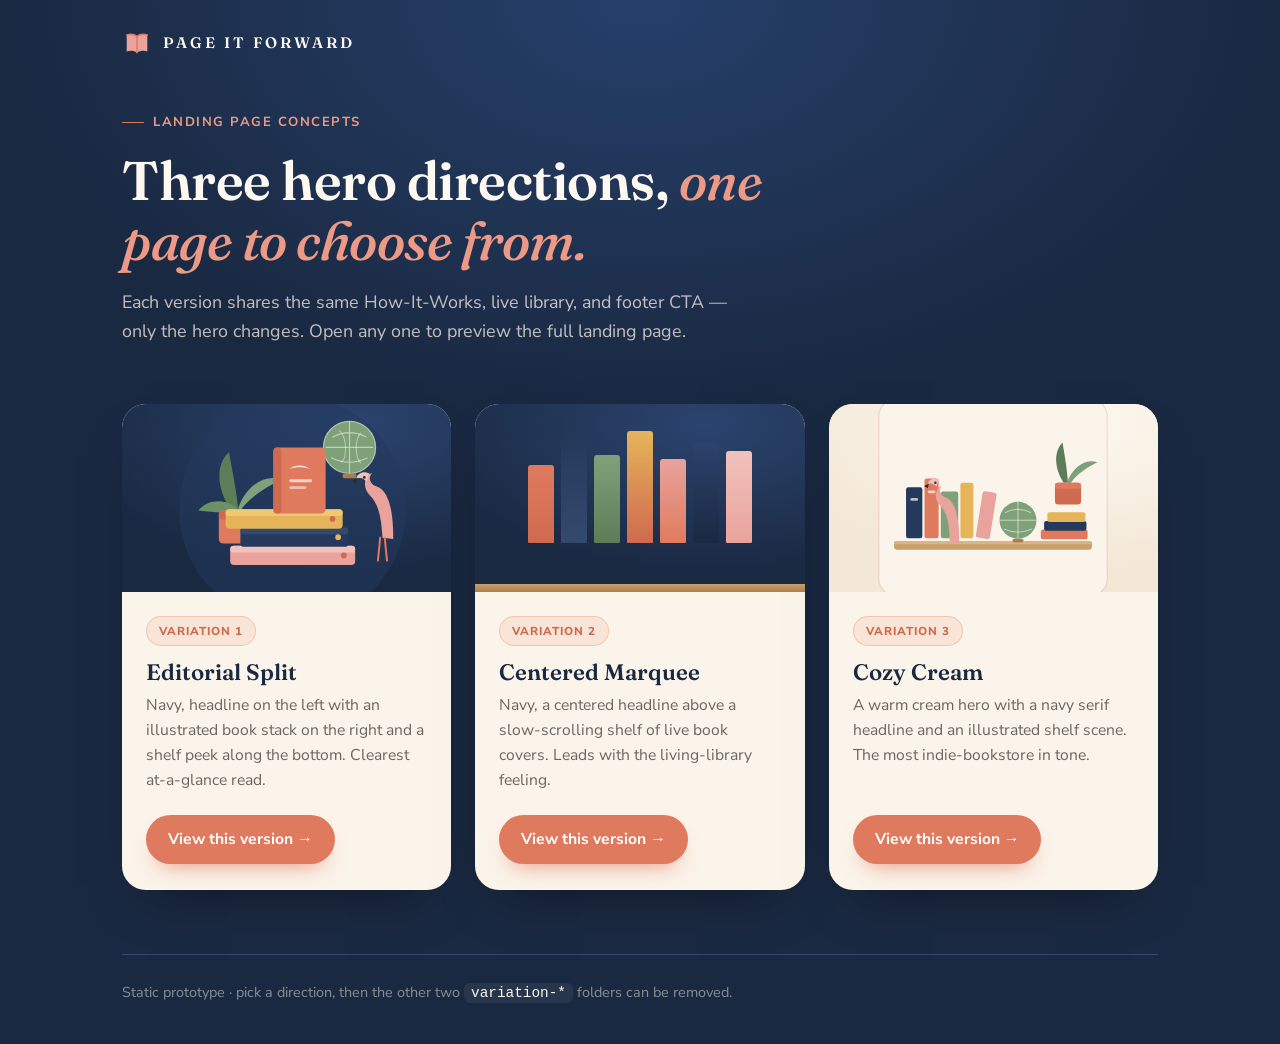
<file: index.html>
<!DOCTYPE html>
<html lang="en">
<head>
  <meta charset="UTF-8" />
  <meta name="viewport" content="width=device-width, initial-scale=1.0" />
  <title>Page It Forward — Landing page concepts</title>
  <meta name="description" content="Three hero directions for the Page It Forward landing page. Pick one to preview the full page." />
  <link rel="preconnect" href="https://fonts.googleapis.com" />
  <link rel="preconnect" href="https://fonts.gstatic.com" crossorigin />
  <link href="https://fonts.googleapis.com/css2?family=Fraunces:ital,opsz,wght@0,9..144,400;0,9..144,500;0,9..144,600;0,9..144,700;1,9..144,500&family=Nunito+Sans:wght@400;500;600;700;800&display=swap" rel="stylesheet" />
  <style>
    :root {
      --navy: #1a2942;
      --navy-deep: #131f33;
      --navy-soft: #25395c;
      --navy-line: #34496e;
      --cream: #f9f1e6;
      --cream-light: #fdf8f0;
      --cream-card: #fbf4ea;
      --coral: #e07a5f;
      --coral-deep: #cf6a50;
      --coral-soft: #ec9a85;
      --gold: #e6b45a;
      --ink-soft: #6a6560;
      --serif: "Fraunces", Georgia, serif;
      --sans: "Nunito Sans", -apple-system, BlinkMacSystemFont, "Segoe UI", sans-serif;
    }
    * { box-sizing: border-box; }
    body {
      margin: 0;
      font-family: var(--sans);
      color: var(--cream-light);
      background:
        radial-gradient(90% 70% at 50% 0%, #26406a 0%, rgba(38,64,106,0) 55%),
        var(--navy);
      min-height: 100vh;
      line-height: 1.6;
      -webkit-font-smoothing: antialiased;
    }
    h1, h2, h3 { font-family: var(--serif); font-weight: 600; line-height: 1.1; margin: 0; }
    a { color: inherit; text-decoration: none; }
    .wrap { max-width: 1100px; margin: 0 auto; padding: 0 32px; }

    .brand { display: flex; align-items: center; gap: 11px; padding: 28px 0 0; }
    .brand img { width: 30px; height: 30px; }
    .brand span {
      font-family: var(--serif); font-weight: 600; letter-spacing: 3px;
      font-size: 0.95rem; text-transform: uppercase; color: var(--cream-light);
    }

    .intro { padding: 48px 0 40px; max-width: 640px; }
    .eyebrow {
      display: inline-flex; align-items: center; gap: 9px;
      font-weight: 700; font-size: 0.82rem; letter-spacing: 1.5px;
      text-transform: uppercase; color: var(--coral-soft); margin-bottom: 18px;
    }
    .eyebrow .tick { width: 22px; height: 1.5px; background: var(--coral); border-radius: 2px; }
    .intro h1 { font-size: clamp(2.2rem, 4.4vw, 3.4rem); letter-spacing: -0.5px; }
    .intro h1 em { font-style: italic; color: var(--coral-soft); font-weight: 500; }
    .intro p { color: rgba(249,241,230,.76); font-size: 1.12rem; margin-top: 18px; }

    .grid {
      display: grid; grid-template-columns: repeat(3, 1fr); gap: 24px;
      padding-bottom: 64px;
    }
    .card {
      display: flex; flex-direction: column;
      background: var(--cream-card); color: var(--navy);
      border-radius: 24px; overflow: hidden;
      box-shadow: 0 24px 50px -28px rgba(0,0,0,.6);
      transition: transform .18s ease, box-shadow .2s ease;
    }
    .card:hover { transform: translateY(-6px); box-shadow: 0 34px 60px -30px rgba(0,0,0,.7); }

    .preview {
      height: 188px; position: relative; overflow: hidden;
      display: flex; align-items: center; justify-content: center;
    }
    .preview--navy { background: radial-gradient(90% 80% at 70% 10%, #2b446e, #1a2942); }
    .preview--cream { background: radial-gradient(90% 80% at 70% 10%, #fdf8f0, #f3e7d6); }
    .preview img { width: 76%; height: auto; }

    /* variation-2 mini marquee of book spines */
    .spines { display: flex; align-items: flex-end; gap: 7px; padding-bottom: 22px; }
    .spines i { display: block; width: 26px; border-radius: 3px 3px 1px 1px; }
    .preview .shelfline {
      position: absolute; left: 0; right: 0; bottom: 0; height: 8px;
      background: linear-gradient(#c9a06a, #a87f4d);
    }

    .card-body { padding: 24px 24px 26px; display: flex; flex-direction: column; flex: 1; }
    .badge {
      display: inline-flex; align-items: center; gap: 8px; align-self: flex-start;
      font-weight: 800; font-size: 0.72rem; letter-spacing: 1px; text-transform: uppercase;
      color: var(--coral-deep); background: rgba(224,122,95,.12);
      border: 1px solid rgba(224,122,95,.3); padding: 5px 12px; border-radius: 999px;
      margin-bottom: 14px;
    }
    .card h3 { font-size: 1.4rem; }
    .card p { color: var(--ink-soft); font-size: 0.98rem; margin: 8px 0 22px; flex: 1; }
    .view {
      display: inline-flex; align-items: center; gap: 9px; align-self: flex-start;
      font-weight: 700; font-size: 0.98rem; color: #fff; background: var(--coral);
      padding: 12px 22px; border-radius: 999px;
      box-shadow: 0 12px 22px -12px rgba(224,122,95,.85);
      transition: background .2s ease, gap .2s ease;
    }
    .card:hover .view { background: var(--coral-deep); gap: 13px; }

    footer {
      border-top: 1px solid var(--navy-line);
      padding: 26px 0 40px; color: rgba(249,241,230,.5); font-size: 0.9rem;
    }
    footer code {
      font-family: ui-monospace, SFMono-Regular, Menlo, monospace;
      background: rgba(255,255,255,.06); padding: 2px 7px; border-radius: 6px;
      color: var(--cream-light);
    }

    @media (max-width: 820px) {
      .grid { grid-template-columns: 1fr; }
    }
  </style>
</head>
<body>
  <div class="wrap">
    <a class="brand" href="#">
      <img src="variation-1/assets/icons/logo.svg" alt="" width="30" height="30" />
      <span>Page It Forward</span>
    </a>

    <header class="intro">
      <span class="eyebrow"><span class="tick"></span> Landing page concepts</span>
      <h1>Three hero directions, <em>one page to choose from.</em></h1>
      <p>Each version shares the same How-It-Works, live library, and footer CTA — only the hero changes. Open any one to preview the full landing page.</p>
    </header>

    <main class="grid">
      <!-- Variation 1 -->
      <a class="card" href="variation-1/">
        <div class="preview preview--navy">
          <img src="variation-1/assets/images/hero-stack.svg" alt="Editorial Split hero preview" />
        </div>
        <div class="card-body">
          <span class="badge">Variation 1</span>
          <h3>Editorial Split</h3>
          <p>Navy, headline on the left with an illustrated book stack on the right and a shelf peek along the bottom. Clearest at-a-glance read.</p>
          <span class="view">View this version &rarr;</span>
        </div>
      </a>

      <!-- Variation 2 -->
      <a class="card" href="variation-2/">
        <div class="preview preview--navy">
          <div class="spines" aria-hidden="true">
            <i style="height:78px;background:linear-gradient(#e07a5f,#cf6a50)"></i>
            <i style="height:104px;background:linear-gradient(#25395c,#34496e)"></i>
            <i style="height:88px;background:linear-gradient(#7fa17a,#5d7d59)"></i>
            <i style="height:112px;background:linear-gradient(#e6b45a,#cf6a50)"></i>
            <i style="height:84px;background:linear-gradient(#e9a39c,#e07a5f)"></i>
            <i style="height:100px;background:linear-gradient(#2b426b,#1a2942)"></i>
            <i style="height:92px;background:linear-gradient(#f1c2bc,#e9a39c)"></i>
          </div>
          <div class="shelfline"></div>
        </div>
        <div class="card-body">
          <span class="badge">Variation 2</span>
          <h3>Centered Marquee</h3>
          <p>Navy, a centered headline above a slow-scrolling shelf of live book covers. Leads with the living-library feeling.</p>
          <span class="view">View this version &rarr;</span>
        </div>
      </a>

      <!-- Variation 3 -->
      <a class="card" href="variation-3/">
        <div class="preview preview--cream">
          <img src="variation-3/assets/images/hero-shelf.svg" alt="Cozy Cream hero preview" />
        </div>
        <div class="card-body">
          <span class="badge">Variation 3</span>
          <h3>Cozy Cream</h3>
          <p>A warm cream hero with a navy serif headline and an illustrated shelf scene. The most indie-bookstore in tone.</p>
          <span class="view">View this version &rarr;</span>
        </div>
      </a>
    </main>

    <footer>
      Static prototype &middot; pick a direction, then the other two <code>variation-*</code> folders can be removed.
    </footer>
  </div>
</body>
</html>
</file>
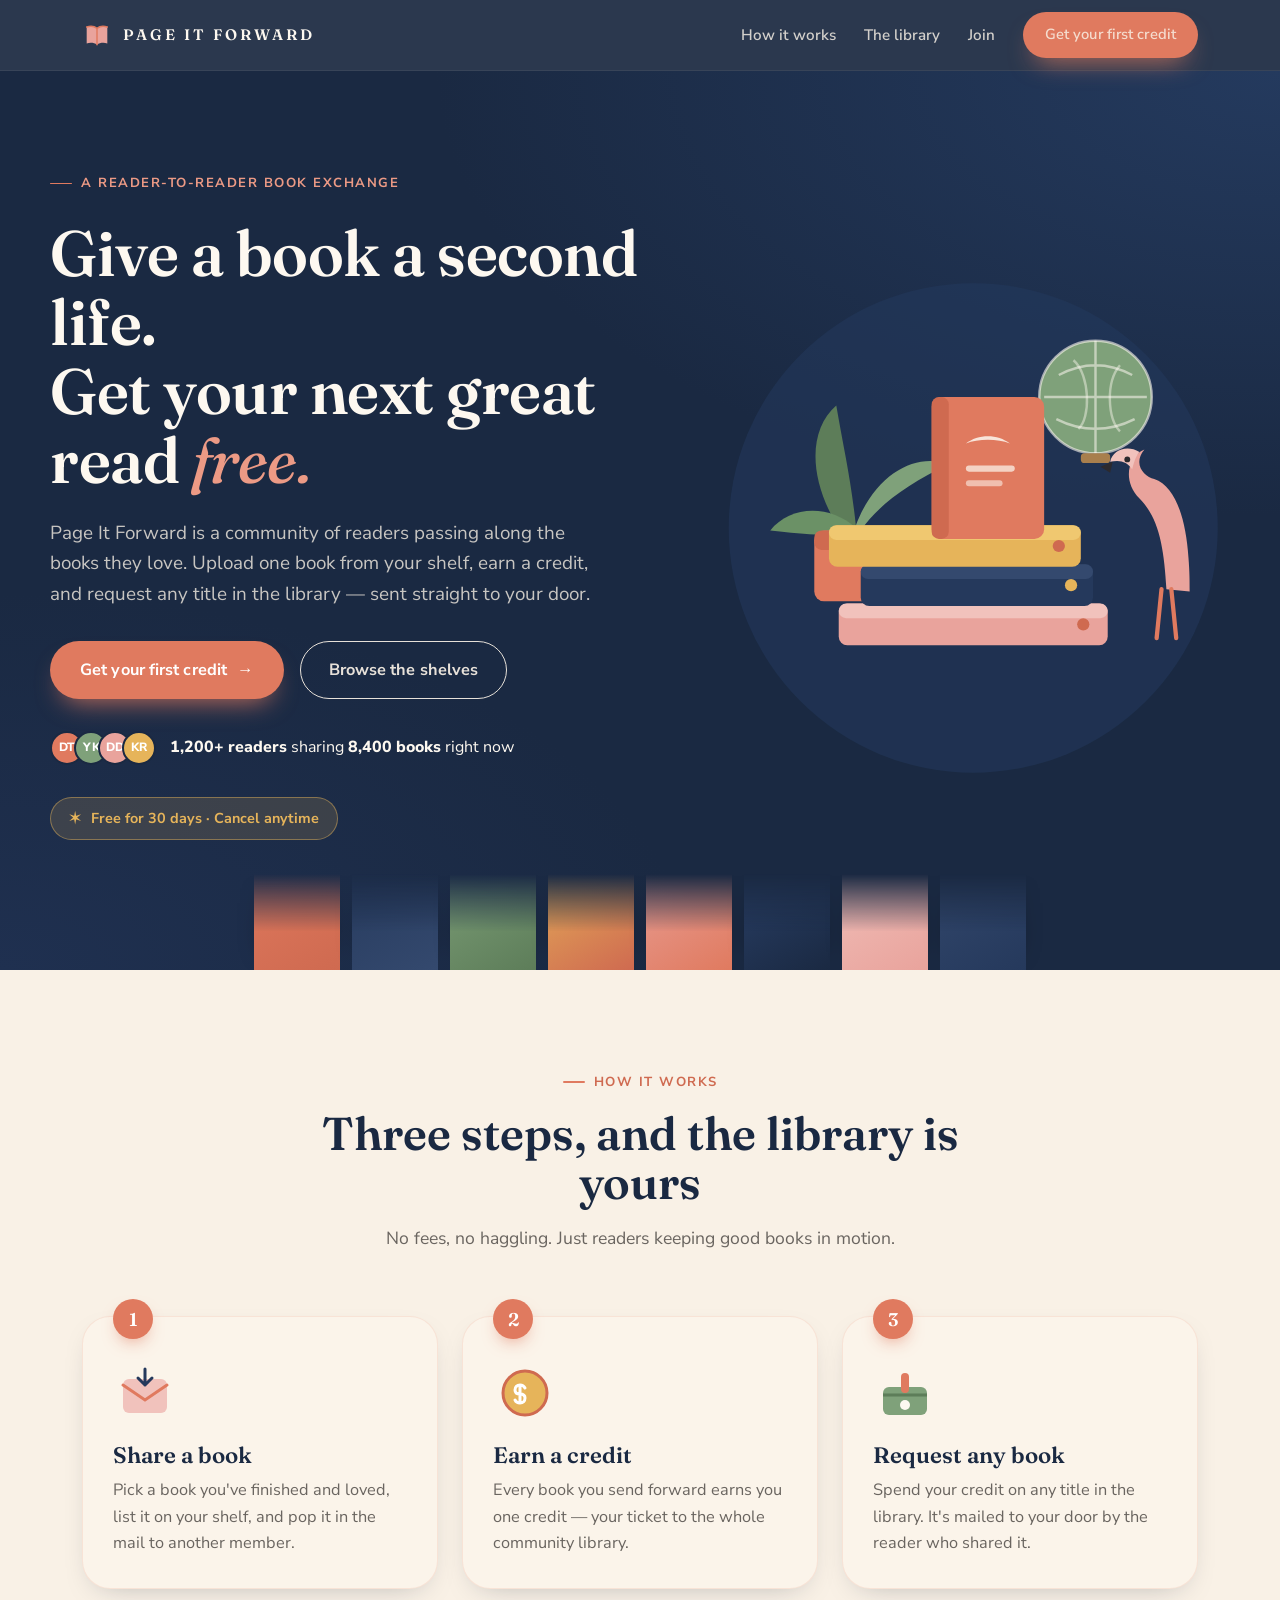
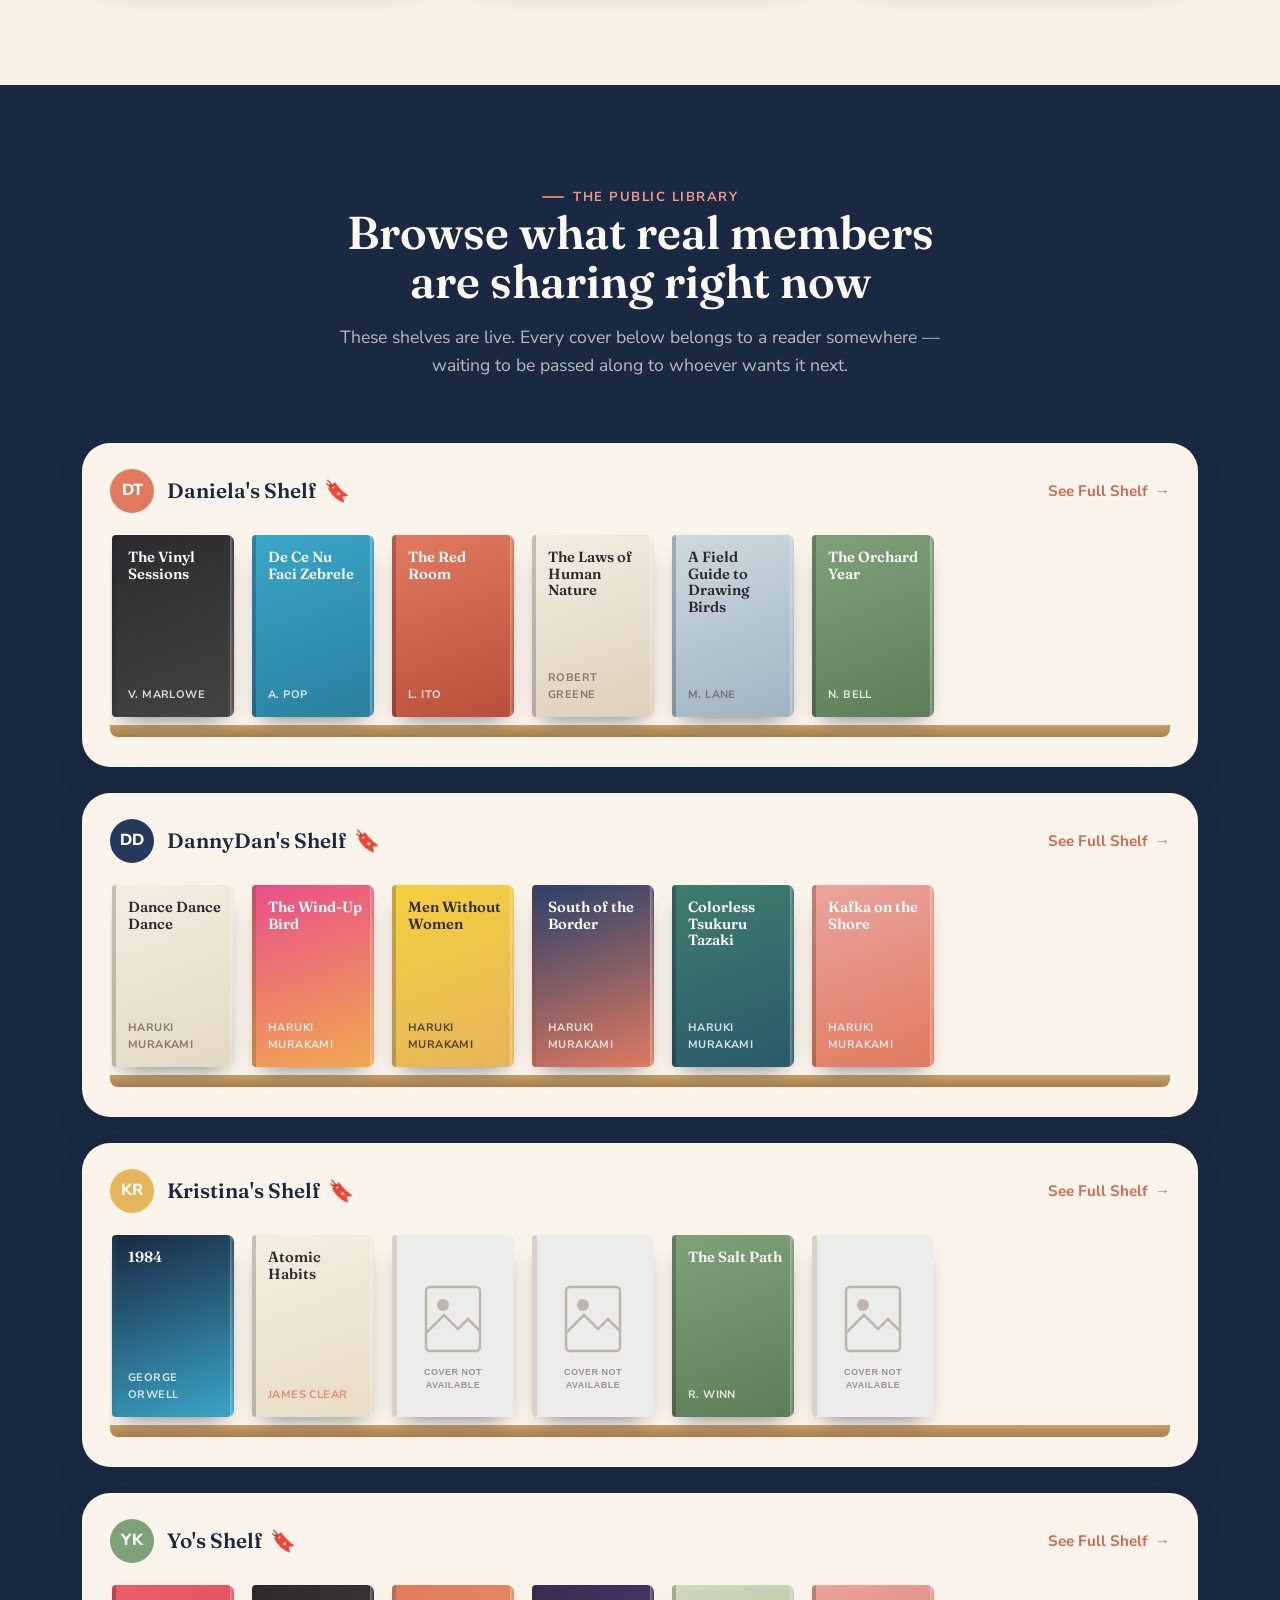
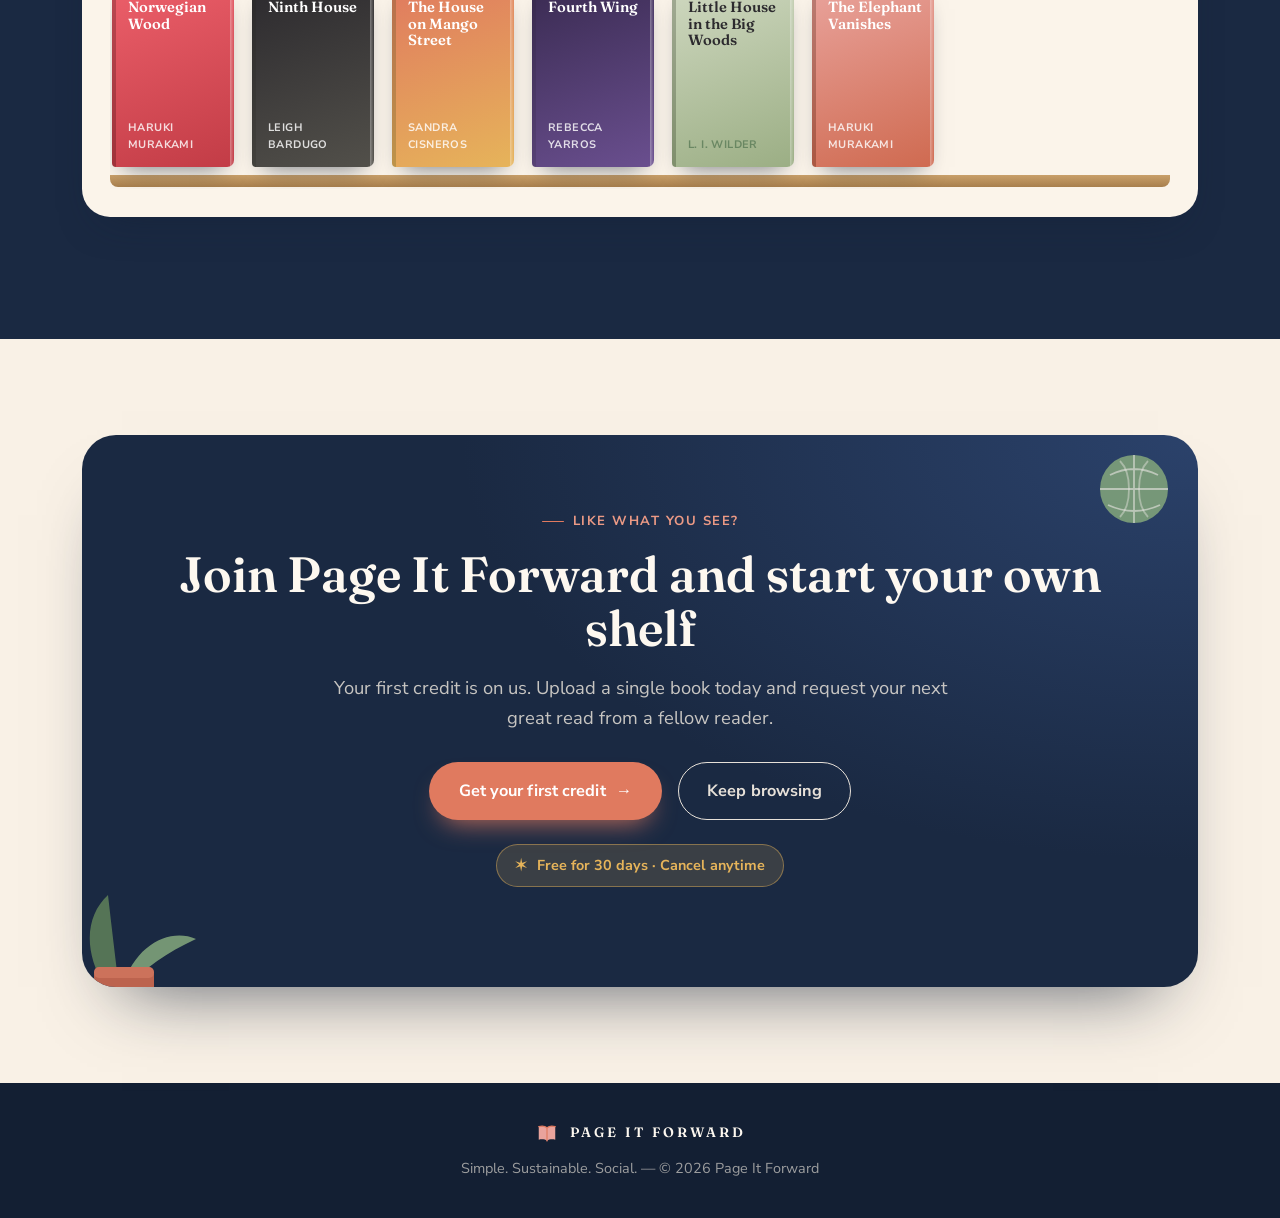
<file: variation-1/index.html>
<!DOCTYPE html>
<html lang="en">
<head>
  <meta charset="UTF-8" />
  <meta name="viewport" content="width=device-width, initial-scale=1.0" />
  <title>Page It Forward — A reader-to-reader book exchange</title>
  <meta name="description" content="Share a book you love, earn a credit, and request any title from a community library of readers — sent to your door." />
  <link rel="preconnect" href="https://fonts.googleapis.com" />
  <link rel="preconnect" href="https://fonts.gstatic.com" crossorigin />
  <link href="https://fonts.googleapis.com/css2?family=Fraunces:ital,opsz,wght@0,9..144,400;0,9..144,500;0,9..144,600;0,9..144,700;1,9..144,500&family=Nunito+Sans:wght@400;500;600;700;800&display=swap" rel="stylesheet" />
  <link rel="stylesheet" href="styles/main.css" />
</head>
<body>

  <!-- ============ HEADER ============ -->
  <header class="site-header">
    <div class="container nav">
      <a class="brand" href="#top">
        <img src="assets/icons/logo.svg" alt="" width="30" height="30" />
        <span class="logo-text">Page It Forward</span>
      </a>
      <nav class="nav-links" aria-label="Primary">
        <a href="#how">How it works</a>
        <a href="#library">The library</a>
        <a href="#join">Join</a>
        <a class="btn btn--coral" href="#join">Get your first credit</a>
      </nav>
    </div>
  </header>

  <main id="top">

    <!-- ============ HERO — EDITORIAL SPLIT ============ -->
    <section class="hero" aria-labelledby="hero-title">
      <div class="container hero__inner">
        <div class="hero__copy">
          <span class="eyebrow"><span class="tick"></span> A reader-to-reader book exchange</span>
          <h1 class="hero__title" id="hero-title">Give a book a second life.<br />Get your next great read <em>free.</em></h1>
          <p class="hero__lead">Page It Forward is a community of readers passing along the books they love. Upload one book from your shelf, earn a credit, and request any title in the library — sent straight to your door.</p>
          <div class="cta-group">
            <a class="btn btn--coral" href="#join">Get your first credit <span class="arrow" aria-hidden="true">&rarr;</span></a>
            <a class="btn btn--ghost on-navy" href="#library">Browse the shelves</a>
          </div>
          <div class="stat-row">
            <div class="stat-avatars" aria-hidden="true">
              <span style="background:#e07a5f">DT</span>
              <span style="background:#7fa17a">YK</span>
              <span style="background:#e9a39c">DD</span>
              <span style="background:#e6b45a">KR</span>
            </div>
            <span class="stat-text"><b>1,200+ readers</b> sharing <b>8,400 books</b> right now</span>
          </div>
          <p class="hero__trial">
            <span class="trial-badge"><span class="star" aria-hidden="true">&#10038;</span> Free for 30 days &middot; Cancel anytime</span>
          </p>
        </div>

        <div class="hero__art">
          <img src="assets/images/hero-stack.svg" alt="An illustrated stack of books with a plant, a globe and a flamingo" width="440" height="460" />
        </div>
      </div>

      <!-- shelf peek inviting the scroll into the library -->
      <div class="shelf-peek" aria-hidden="true">
        <span style="background:linear-gradient(150deg,#e07a5f,#cf6a50)"></span>
        <span style="background:linear-gradient(150deg,#25395c,#34496e)"></span>
        <span style="background:linear-gradient(150deg,#7fa17a,#5d7d59)"></span>
        <span style="background:linear-gradient(150deg,#e6b45a,#cf6a50)"></span>
        <span style="background:linear-gradient(150deg,#e9a39c,#e07a5f)"></span>
        <span style="background:linear-gradient(150deg,#2b426b,#1a2942)"></span>
        <span style="background:linear-gradient(150deg,#f1c2bc,#e9a39c)"></span>
        <span style="background:linear-gradient(150deg,#34496e,#25395c)"></span>
      </div>
    </section>

    <!-- ============ HOW IT WORKS ============ -->
    <section class="how" id="how" aria-labelledby="how-title">
      <div class="container">
        <div class="section-head" data-reveal>
          <span class="eyebrow"><span class="tick"></span> How it works</span>
          <h2 id="how-title">Three steps, and the library is yours</h2>
          <p>No fees, no haggling. Just readers keeping good books in motion.</p>
        </div>
        <div class="steps">
          <article class="step" data-reveal>
            <span class="step__num">1</span>
            <img class="step__icon" src="assets/icons/step-share.svg" alt="" />
            <h3>Share a book</h3>
            <p>Pick a book you've finished and loved, list it on your shelf, and pop it in the mail to another member.</p>
          </article>
          <article class="step" data-reveal>
            <span class="step__num">2</span>
            <img class="step__icon" src="assets/icons/step-credit.svg" alt="" />
            <h3>Earn a credit</h3>
            <p>Every book you send forward earns you one credit — your ticket to the whole community library.</p>
          </article>
          <article class="step" data-reveal>
            <span class="step__num">3</span>
            <img class="step__icon" src="assets/icons/step-request.svg" alt="" />
            <h3>Request any book</h3>
            <p>Spend your credit on any title in the library. It's mailed to your door by the reader who shared it.</p>
          </article>
        </div>
      </div>
    </section>

    <!-- ============ LIBRARY ============ -->
    <section class="library" id="library" aria-labelledby="library-title">
      <div class="container">
        <div class="section-head" data-reveal>
          <span class="eyebrow"><span class="tick"></span> The public library</span>
          <h2 id="library-title">Browse what real members are sharing right now</h2>
          <p>These shelves are live. Every cover below belongs to a reader somewhere — waiting to be passed along to whoever wants it next.</p>
        </div>

        <!-- Shelf 1 -->
        <article class="shelf" data-reveal>
          <div class="shelf__head">
            <div class="shelf__owner">
              <span class="avatar" style="background:#e07a5f">DT</span>
              <h3>Daniela's Shelf <span class="save" aria-hidden="true">&#128278;</span></h3>
            </div>
            <a class="see-full" href="#">See Full Shelf <span aria-hidden="true">&rarr;</span></a>
          </div>
          <div class="shelf__row">
            <div class="cover" style="background:linear-gradient(160deg,#2c2a2e,#444)"><span class="cover__title">The Vinyl Sessions</span><span class="cover__author">V. Marlowe</span></div>
            <div class="cover" style="background:linear-gradient(160deg,#3aa6c8,#2b7fa0)"><span class="cover__title">De Ce Nu Faci Zebrele</span><span class="cover__author">A. Pop</span></div>
            <div class="cover" style="background:linear-gradient(160deg,#e07a5f,#b94f3a)"><span class="cover__title">The Red Room</span><span class="cover__author">L. Ito</span></div>
            <div class="cover" style="background:linear-gradient(160deg,#f4ede1,#ddd0bb);color:#2c2a2e"><span class="cover__title">The Laws of Human Nature</span><span class="cover__author" style="color:#6a6560">Robert Greene</span></div>
            <div class="cover" style="background:linear-gradient(160deg,#cdd9e0,#9fb3bf);color:#2c2a2e"><span class="cover__title">A Field Guide to Drawing Birds</span><span class="cover__author" style="color:#6a6560">M. Lane</span></div>
            <div class="cover" style="background:linear-gradient(160deg,#7fa17a,#5d7d59)"><span class="cover__title">The Orchard Year</span><span class="cover__author">N. Bell</span></div>
          </div>
          <div class="shelf__base"></div>
        </article>

        <!-- Shelf 2 -->
        <article class="shelf" data-reveal>
          <div class="shelf__head">
            <div class="shelf__owner">
              <span class="avatar" style="background:#25395c">DD</span>
              <h3>DannyDan's Shelf <span class="save" aria-hidden="true">&#128278;</span></h3>
            </div>
            <a class="see-full" href="#">See Full Shelf <span aria-hidden="true">&rarr;</span></a>
          </div>
          <div class="shelf__row">
            <div class="cover" style="background:linear-gradient(160deg,#f4ede1,#e3d8c4);color:#2c2a2e"><span class="cover__title">Dance Dance Dance</span><span class="cover__author" style="color:#6a6560">Haruki Murakami</span></div>
            <div class="cover" style="background:linear-gradient(160deg,#e94f8a,#f0a94f)"><span class="cover__title">The Wind-Up Bird</span><span class="cover__author">Haruki Murakami</span></div>
            <div class="cover" style="background:linear-gradient(160deg,#f4d03f,#e6b45a);color:#2c2a2e"><span class="cover__title">Men Without Women</span><span class="cover__author" style="color:#2c2a2e">Haruki Murakami</span></div>
            <div class="cover" style="background:linear-gradient(160deg,#2b426b,#e07a5f)"><span class="cover__title">South of the Border</span><span class="cover__author">Haruki Murakami</span></div>
            <div class="cover" style="background:linear-gradient(160deg,#3f7d6e,#2b5a6b)"><span class="cover__title">Colorless Tsukuru Tazaki</span><span class="cover__author">Haruki Murakami</span></div>
            <div class="cover" style="background:linear-gradient(160deg,#e9a39c,#e07a5f)"><span class="cover__title">Kafka on the Shore</span><span class="cover__author">Haruki Murakami</span></div>
          </div>
          <div class="shelf__base"></div>
        </article>

        <!-- Shelf 3 -->
        <article class="shelf" data-reveal>
          <div class="shelf__head">
            <div class="shelf__owner">
              <span class="avatar" style="background:#e6b45a">KR</span>
              <h3>Kristina's Shelf <span class="save" aria-hidden="true">&#128278;</span></h3>
            </div>
            <a class="see-full" href="#">See Full Shelf <span aria-hidden="true">&rarr;</span></a>
          </div>
          <div class="shelf__row">
            <div class="cover" style="background:linear-gradient(160deg,#1a2942,#3aa6c8)"><span class="cover__title">1984</span><span class="cover__author">George Orwell</span></div>
            <div class="cover" style="background:linear-gradient(160deg,#f4ede1,#e8dcc6);color:#2c2a2e"><span class="cover__title">Atomic Habits</span><span class="cover__author" style="color:#e07a5f">James Clear</span></div>
            <div class="cover cover--na"><img src="assets/images/cover-placeholder.svg" alt="Book cover not available" /></div>
            <div class="cover cover--na"><img src="assets/images/cover-placeholder.svg" alt="Book cover not available" /></div>
            <div class="cover" style="background:linear-gradient(160deg,#7fa17a,#5d7d59)"><span class="cover__title">The Salt Path</span><span class="cover__author">R. Winn</span></div>
            <div class="cover cover--na"><img src="assets/images/cover-placeholder.svg" alt="Book cover not available" /></div>
          </div>
          <div class="shelf__base"></div>
        </article>

        <!-- Shelf 4 -->
        <article class="shelf" data-reveal>
          <div class="shelf__head">
            <div class="shelf__owner">
              <span class="avatar" style="background:#7fa17a">YK</span>
              <h3>Yo's Shelf <span class="save" aria-hidden="true">&#128278;</span></h3>
            </div>
            <a class="see-full" href="#">See Full Shelf <span aria-hidden="true">&rarr;</span></a>
          </div>
          <div class="shelf__row">
            <div class="cover" style="background:linear-gradient(160deg,#ec5f6a,#c23c46)"><span class="cover__title">Norwegian Wood</span><span class="cover__author">Haruki Murakami</span></div>
            <div class="cover" style="background:linear-gradient(160deg,#2c2a2e,#52504a)"><span class="cover__title">Ninth House</span><span class="cover__author">Leigh Bardugo</span></div>
            <div class="cover" style="background:linear-gradient(160deg,#e07a5f,#e6b45a)"><span class="cover__title">The House on Mango Street</span><span class="cover__author">Sandra Cisneros</span></div>
            <div class="cover" style="background:linear-gradient(160deg,#3a2b52,#6a4f8f)"><span class="cover__title">Fourth Wing</span><span class="cover__author">Rebecca Yarros</span></div>
            <div class="cover" style="background:linear-gradient(160deg,#cfd8c0,#9bae84);color:#2c2a2e"><span class="cover__title">Little House in the Big Woods</span><span class="cover__author" style="color:#5d7d59">L. I. Wilder</span></div>
            <div class="cover" style="background:linear-gradient(160deg,#e9a39c,#cf6a50)"><span class="cover__title">The Elephant Vanishes</span><span class="cover__author">Haruki Murakami</span></div>
          </div>
          <div class="shelf__base"></div>
        </article>
      </div>
    </section>

    <!-- ============ FOOTER CTA ============ -->
    <section class="footer-cta" id="join" aria-labelledby="join-title">
      <div class="container">
        <div class="cta-card" data-reveal>
          <img class="cta-card__deco cta-card__deco--l" src="assets/icons/plant.svg" alt="" />
          <img class="cta-card__deco cta-card__deco--r" src="assets/icons/globe.svg" alt="" />
          <span class="eyebrow"><span class="tick"></span> Like what you see?</span>
          <h2 id="join-title">Join Page It Forward and start your own shelf</h2>
          <p>Your first credit is on us. Upload a single book today and request your next great read from a fellow reader.</p>
          <div class="cta-group">
            <a class="btn btn--coral" href="#">Get your first credit <span class="arrow" aria-hidden="true">&rarr;</span></a>
            <a class="btn btn--ghost on-navy" href="#library">Keep browsing</a>
          </div>
          <p class="trial-line">
            <span class="trial-badge"><span class="star" aria-hidden="true">&#10038;</span> Free for 30 days &middot; Cancel anytime</span>
          </p>
        </div>
      </div>
    </section>
  </main>

  <!-- ============ SITE FOOTER ============ -->
  <footer class="site-footer">
    <div class="container">
      <div class="brand">
        <img src="assets/icons/logo.svg" alt="" width="24" height="24" />
        <span class="logo-text">Page It Forward</span>
      </div>
      Simple. Sustainable. Social. &mdash; &copy; 2026 Page It Forward
    </div>
  </footer>

  <script src="scripts/main.js" defer></script>
</body>
</html>
</file>
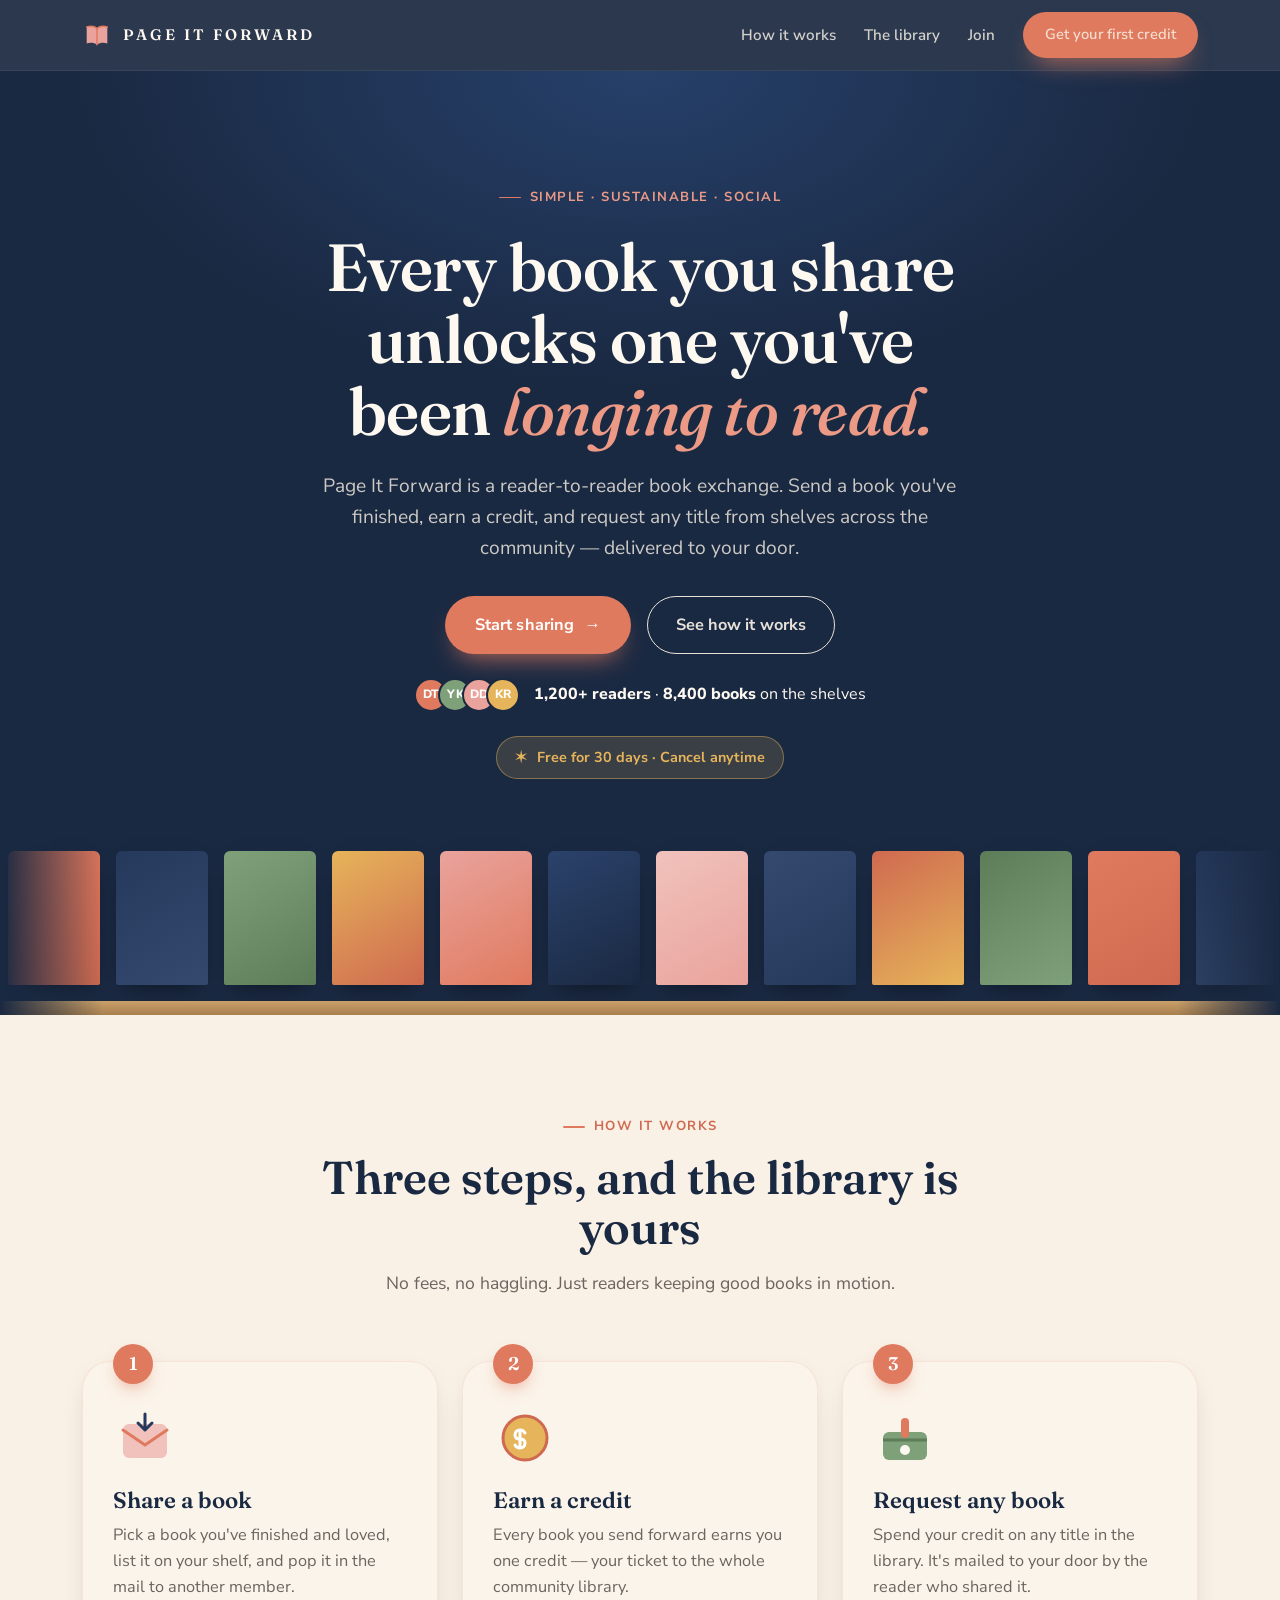
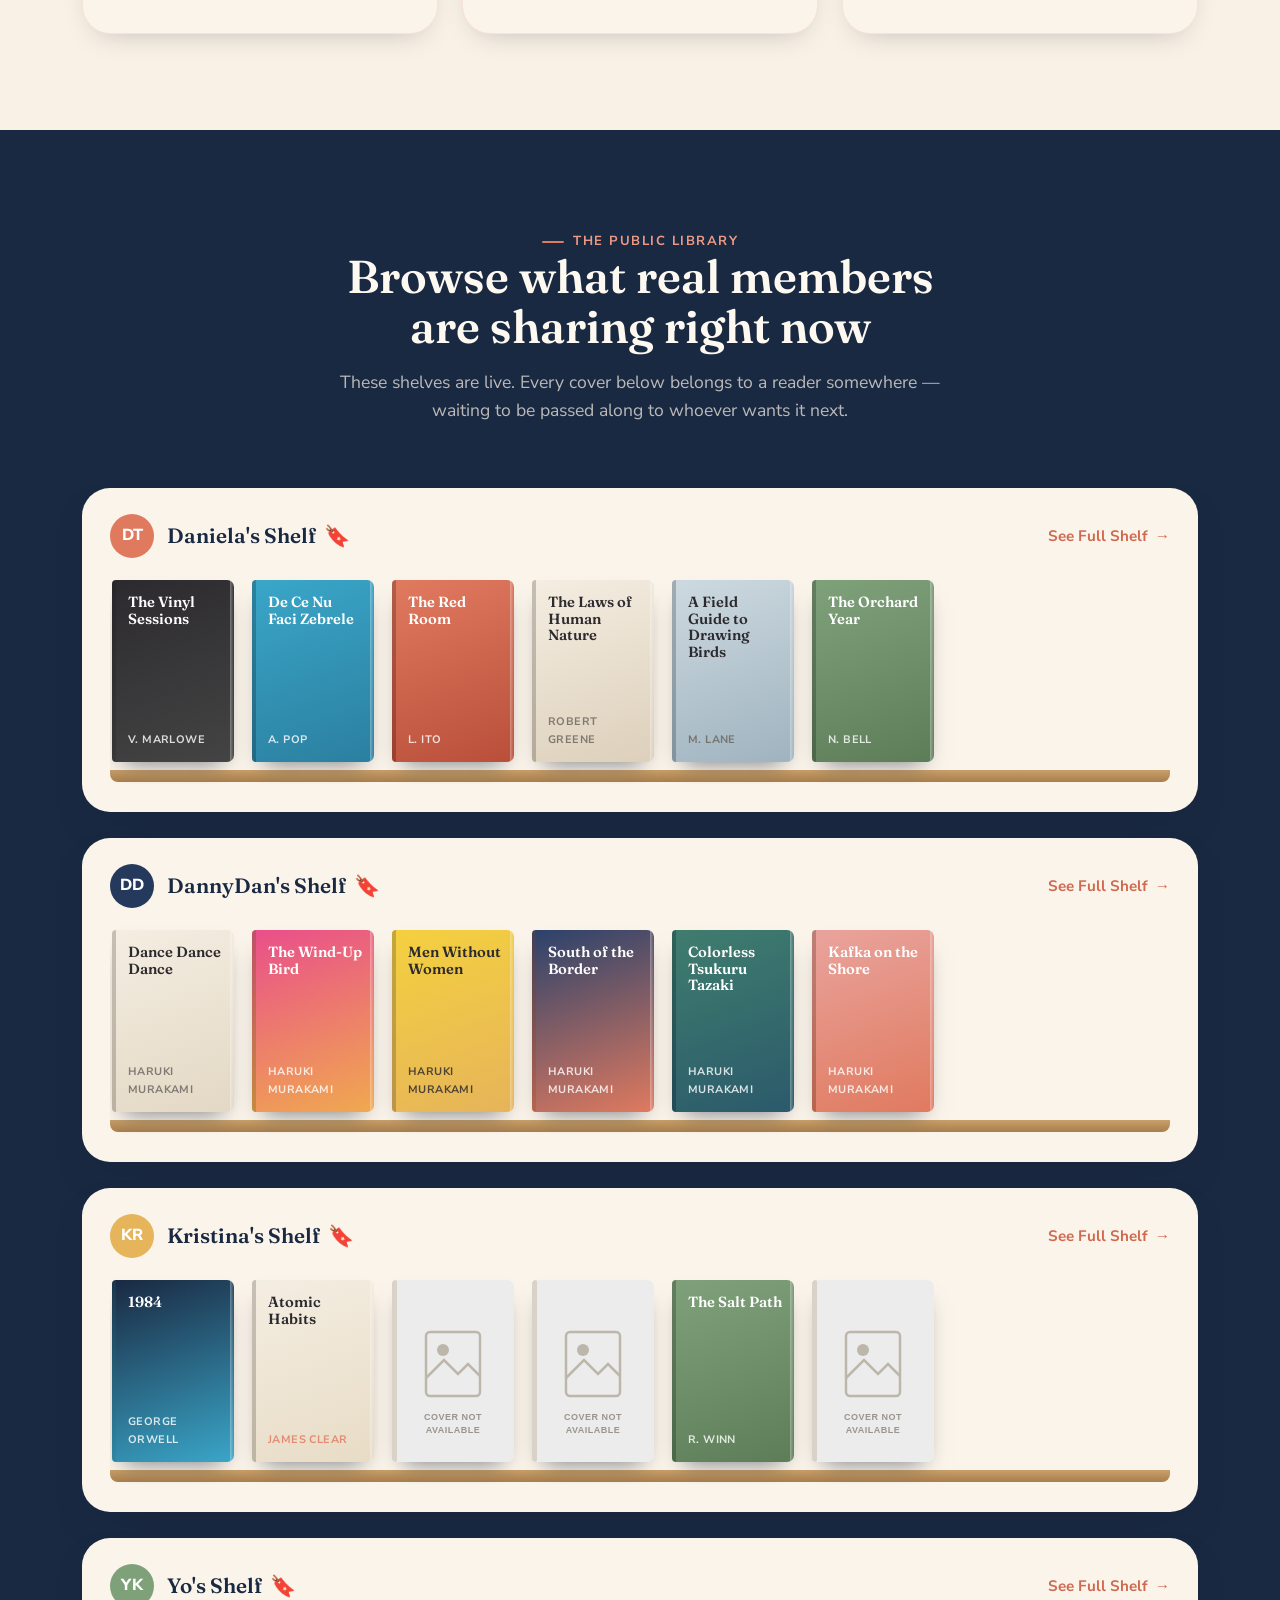
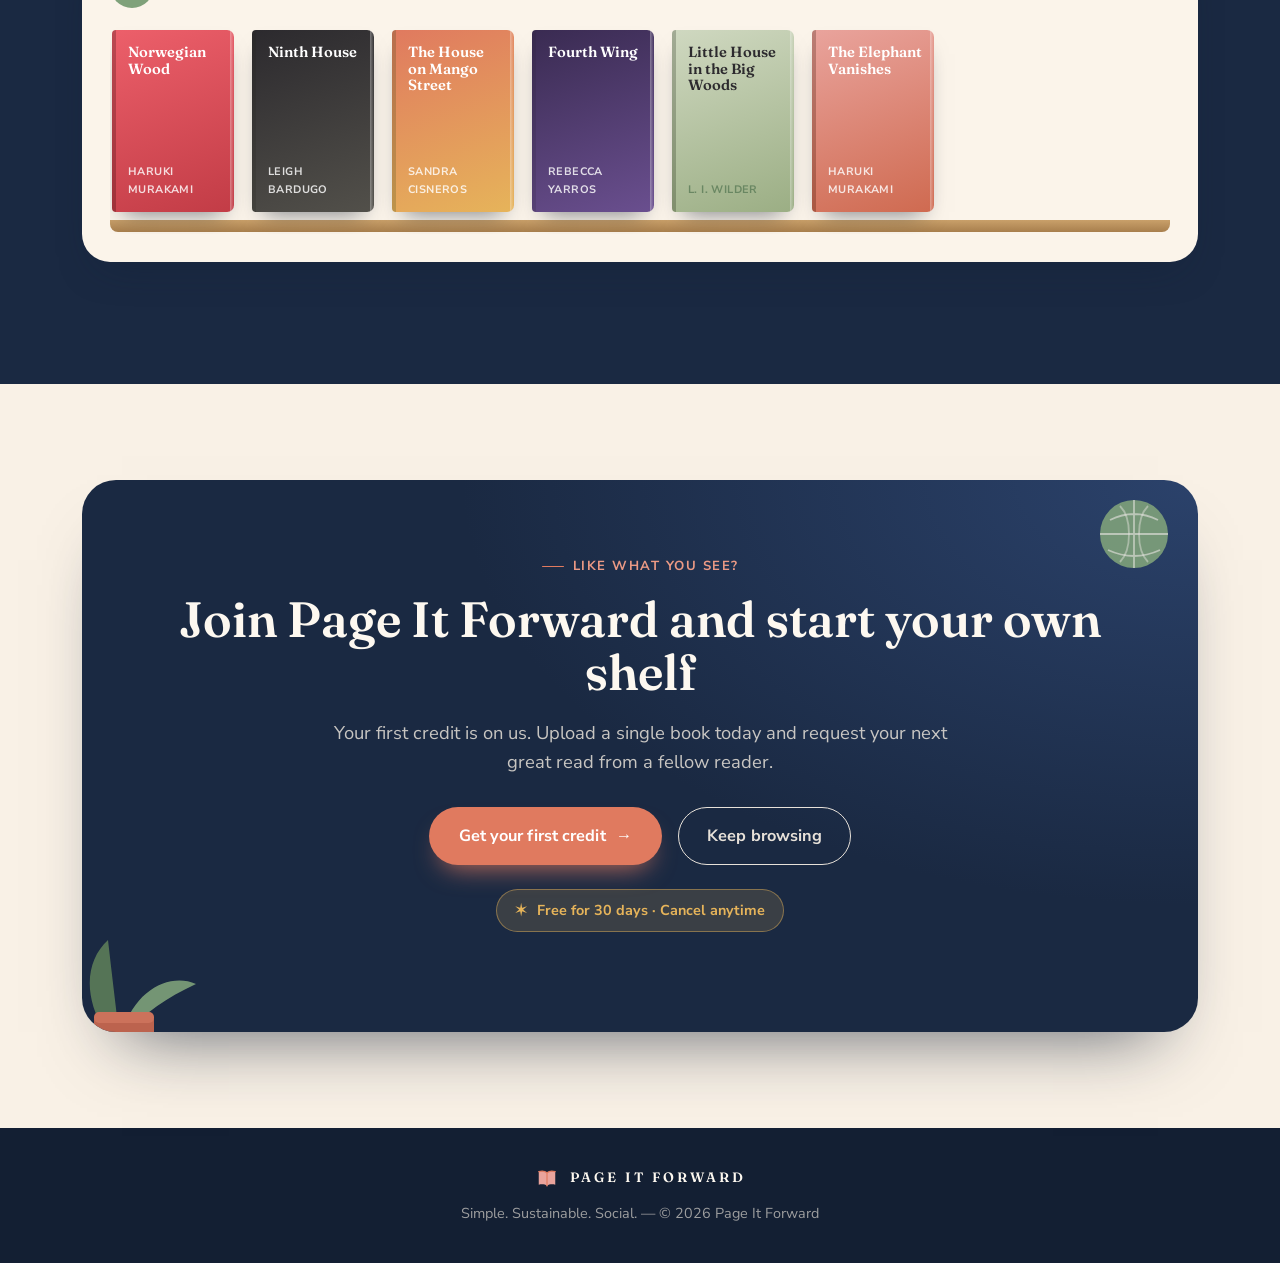
<file: variation-2/index.html>
<!DOCTYPE html>
<html lang="en">
<head>
  <meta charset="UTF-8" />
  <meta name="viewport" content="width=device-width, initial-scale=1.0" />
  <title>Page It Forward — A reader-to-reader book exchange</title>
  <meta name="description" content="Share a book you love, earn a credit, and request any title from a community library of readers — sent to your door." />
  <link rel="preconnect" href="https://fonts.googleapis.com" />
  <link rel="preconnect" href="https://fonts.gstatic.com" crossorigin />
  <link href="https://fonts.googleapis.com/css2?family=Fraunces:ital,opsz,wght@0,9..144,400;0,9..144,500;0,9..144,600;0,9..144,700;1,9..144,500&family=Nunito+Sans:wght@400;500;600;700;800&display=swap" rel="stylesheet" />
  <link rel="stylesheet" href="styles/main.css" />
</head>
<body>

  <!-- ============ HEADER ============ -->
  <header class="site-header">
    <div class="container nav">
      <a class="brand" href="#top">
        <img src="assets/icons/logo.svg" alt="" width="30" height="30" />
        <span class="logo-text">Page It Forward</span>
      </a>
      <nav class="nav-links" aria-label="Primary">
        <a href="#how">How it works</a>
        <a href="#library">The library</a>
        <a href="#join">Join</a>
        <a class="btn btn--coral" href="#join">Get your first credit</a>
      </nav>
    </div>
  </header>

  <main id="top">

    <!-- ============ HERO — CENTERED MARQUEE ============ -->
    <section class="hero" aria-labelledby="hero-title">
      <div class="hero__center">
        <span class="eyebrow"><span class="tick"></span> Simple &middot; Sustainable &middot; Social</span>
        <h1 class="hero__title" id="hero-title">Every book you share unlocks one you've been <em>longing to read.</em></h1>
        <p class="hero__lead">Page It Forward is a reader-to-reader book exchange. Send a book you've finished, earn a credit, and request any title from shelves across the community — delivered to your door.</p>
        <div class="cta-group">
          <a class="btn btn--coral" href="#join">Start sharing <span class="arrow" aria-hidden="true">&rarr;</span></a>
          <a class="btn btn--ghost on-navy" href="#how">See how it works</a>
        </div>
        <div class="stat-row">
          <div class="stat-avatars" aria-hidden="true">
            <span style="background:#e07a5f">DT</span>
            <span style="background:#7fa17a">YK</span>
            <span style="background:#e9a39c">DD</span>
            <span style="background:#e6b45a">KR</span>
          </div>
          <span class="stat-text"><b>1,200+ readers</b> &middot; <b>8,400 books</b> on the shelves</span>
        </div>
        <p class="hero__trial">
          <span class="trial-badge"><span class="star" aria-hidden="true">&#10038;</span> Free for 30 days &middot; Cancel anytime</span>
        </p>
      </div>

      <!-- live shelf marquee (duplicated set for a seamless loop) -->
      <div class="marquee" aria-hidden="true">
        <div class="marquee__track">
          <span style="background:linear-gradient(150deg,#e07a5f,#cf6a50)"></span>
          <span style="background:linear-gradient(150deg,#25395c,#34496e)"></span>
          <span style="background:linear-gradient(150deg,#7fa17a,#5d7d59)"></span>
          <span style="background:linear-gradient(150deg,#e6b45a,#cf6a50)"></span>
          <span style="background:linear-gradient(150deg,#e9a39c,#e07a5f)"></span>
          <span style="background:linear-gradient(150deg,#2b426b,#1a2942)"></span>
          <span style="background:linear-gradient(150deg,#f1c2bc,#e9a39c)"></span>
          <span style="background:linear-gradient(150deg,#34496e,#25395c)"></span>
          <span style="background:linear-gradient(150deg,#cf6a50,#e6b45a)"></span>
          <span style="background:linear-gradient(150deg,#5d7d59,#7fa17a)"></span>
          <span style="background:linear-gradient(150deg,#e07a5f,#cf6a50)"></span>
          <span style="background:linear-gradient(150deg,#25395c,#34496e)"></span>
          <span style="background:linear-gradient(150deg,#7fa17a,#5d7d59)"></span>
          <span style="background:linear-gradient(150deg,#e6b45a,#cf6a50)"></span>
          <span style="background:linear-gradient(150deg,#e9a39c,#e07a5f)"></span>
          <span style="background:linear-gradient(150deg,#2b426b,#1a2942)"></span>
          <span style="background:linear-gradient(150deg,#f1c2bc,#e9a39c)"></span>
          <span style="background:linear-gradient(150deg,#34496e,#25395c)"></span>
          <span style="background:linear-gradient(150deg,#cf6a50,#e6b45a)"></span>
          <span style="background:linear-gradient(150deg,#5d7d59,#7fa17a)"></span>
        </div>
      </div>
    </section>

    <!-- ============ HOW IT WORKS ============ -->
    <section class="how" id="how" aria-labelledby="how-title">
      <div class="container">
        <div class="section-head" data-reveal>
          <span class="eyebrow"><span class="tick"></span> How it works</span>
          <h2 id="how-title">Three steps, and the library is yours</h2>
          <p>No fees, no haggling. Just readers keeping good books in motion.</p>
        </div>
        <div class="steps">
          <article class="step" data-reveal>
            <span class="step__num">1</span>
            <img class="step__icon" src="assets/icons/step-share.svg" alt="" />
            <h3>Share a book</h3>
            <p>Pick a book you've finished and loved, list it on your shelf, and pop it in the mail to another member.</p>
          </article>
          <article class="step" data-reveal>
            <span class="step__num">2</span>
            <img class="step__icon" src="assets/icons/step-credit.svg" alt="" />
            <h3>Earn a credit</h3>
            <p>Every book you send forward earns you one credit — your ticket to the whole community library.</p>
          </article>
          <article class="step" data-reveal>
            <span class="step__num">3</span>
            <img class="step__icon" src="assets/icons/step-request.svg" alt="" />
            <h3>Request any book</h3>
            <p>Spend your credit on any title in the library. It's mailed to your door by the reader who shared it.</p>
          </article>
        </div>
      </div>
    </section>

    <!-- ============ LIBRARY ============ -->
    <section class="library" id="library" aria-labelledby="library-title">
      <div class="container">
        <div class="section-head" data-reveal>
          <span class="eyebrow"><span class="tick"></span> The public library</span>
          <h2 id="library-title">Browse what real members are sharing right now</h2>
          <p>These shelves are live. Every cover below belongs to a reader somewhere — waiting to be passed along to whoever wants it next.</p>
        </div>

        <!-- Shelf 1 -->
        <article class="shelf" data-reveal>
          <div class="shelf__head">
            <div class="shelf__owner">
              <span class="avatar" style="background:#e07a5f">DT</span>
              <h3>Daniela's Shelf <span class="save" aria-hidden="true">&#128278;</span></h3>
            </div>
            <a class="see-full" href="#">See Full Shelf <span aria-hidden="true">&rarr;</span></a>
          </div>
          <div class="shelf__row">
            <div class="cover" style="background:linear-gradient(160deg,#2c2a2e,#444)"><span class="cover__title">The Vinyl Sessions</span><span class="cover__author">V. Marlowe</span></div>
            <div class="cover" style="background:linear-gradient(160deg,#3aa6c8,#2b7fa0)"><span class="cover__title">De Ce Nu Faci Zebrele</span><span class="cover__author">A. Pop</span></div>
            <div class="cover" style="background:linear-gradient(160deg,#e07a5f,#b94f3a)"><span class="cover__title">The Red Room</span><span class="cover__author">L. Ito</span></div>
            <div class="cover" style="background:linear-gradient(160deg,#f4ede1,#ddd0bb);color:#2c2a2e"><span class="cover__title">The Laws of Human Nature</span><span class="cover__author" style="color:#6a6560">Robert Greene</span></div>
            <div class="cover" style="background:linear-gradient(160deg,#cdd9e0,#9fb3bf);color:#2c2a2e"><span class="cover__title">A Field Guide to Drawing Birds</span><span class="cover__author" style="color:#6a6560">M. Lane</span></div>
            <div class="cover" style="background:linear-gradient(160deg,#7fa17a,#5d7d59)"><span class="cover__title">The Orchard Year</span><span class="cover__author">N. Bell</span></div>
          </div>
          <div class="shelf__base"></div>
        </article>

        <!-- Shelf 2 -->
        <article class="shelf" data-reveal>
          <div class="shelf__head">
            <div class="shelf__owner">
              <span class="avatar" style="background:#25395c">DD</span>
              <h3>DannyDan's Shelf <span class="save" aria-hidden="true">&#128278;</span></h3>
            </div>
            <a class="see-full" href="#">See Full Shelf <span aria-hidden="true">&rarr;</span></a>
          </div>
          <div class="shelf__row">
            <div class="cover" style="background:linear-gradient(160deg,#f4ede1,#e3d8c4);color:#2c2a2e"><span class="cover__title">Dance Dance Dance</span><span class="cover__author" style="color:#6a6560">Haruki Murakami</span></div>
            <div class="cover" style="background:linear-gradient(160deg,#e94f8a,#f0a94f)"><span class="cover__title">The Wind-Up Bird</span><span class="cover__author">Haruki Murakami</span></div>
            <div class="cover" style="background:linear-gradient(160deg,#f4d03f,#e6b45a);color:#2c2a2e"><span class="cover__title">Men Without Women</span><span class="cover__author" style="color:#2c2a2e">Haruki Murakami</span></div>
            <div class="cover" style="background:linear-gradient(160deg,#2b426b,#e07a5f)"><span class="cover__title">South of the Border</span><span class="cover__author">Haruki Murakami</span></div>
            <div class="cover" style="background:linear-gradient(160deg,#3f7d6e,#2b5a6b)"><span class="cover__title">Colorless Tsukuru Tazaki</span><span class="cover__author">Haruki Murakami</span></div>
            <div class="cover" style="background:linear-gradient(160deg,#e9a39c,#e07a5f)"><span class="cover__title">Kafka on the Shore</span><span class="cover__author">Haruki Murakami</span></div>
          </div>
          <div class="shelf__base"></div>
        </article>

        <!-- Shelf 3 -->
        <article class="shelf" data-reveal>
          <div class="shelf__head">
            <div class="shelf__owner">
              <span class="avatar" style="background:#e6b45a">KR</span>
              <h3>Kristina's Shelf <span class="save" aria-hidden="true">&#128278;</span></h3>
            </div>
            <a class="see-full" href="#">See Full Shelf <span aria-hidden="true">&rarr;</span></a>
          </div>
          <div class="shelf__row">
            <div class="cover" style="background:linear-gradient(160deg,#1a2942,#3aa6c8)"><span class="cover__title">1984</span><span class="cover__author">George Orwell</span></div>
            <div class="cover" style="background:linear-gradient(160deg,#f4ede1,#e8dcc6);color:#2c2a2e"><span class="cover__title">Atomic Habits</span><span class="cover__author" style="color:#e07a5f">James Clear</span></div>
            <div class="cover cover--na"><img src="assets/images/cover-placeholder.svg" alt="Book cover not available" /></div>
            <div class="cover cover--na"><img src="assets/images/cover-placeholder.svg" alt="Book cover not available" /></div>
            <div class="cover" style="background:linear-gradient(160deg,#7fa17a,#5d7d59)"><span class="cover__title">The Salt Path</span><span class="cover__author">R. Winn</span></div>
            <div class="cover cover--na"><img src="assets/images/cover-placeholder.svg" alt="Book cover not available" /></div>
          </div>
          <div class="shelf__base"></div>
        </article>

        <!-- Shelf 4 -->
        <article class="shelf" data-reveal>
          <div class="shelf__head">
            <div class="shelf__owner">
              <span class="avatar" style="background:#7fa17a">YK</span>
              <h3>Yo's Shelf <span class="save" aria-hidden="true">&#128278;</span></h3>
            </div>
            <a class="see-full" href="#">See Full Shelf <span aria-hidden="true">&rarr;</span></a>
          </div>
          <div class="shelf__row">
            <div class="cover" style="background:linear-gradient(160deg,#ec5f6a,#c23c46)"><span class="cover__title">Norwegian Wood</span><span class="cover__author">Haruki Murakami</span></div>
            <div class="cover" style="background:linear-gradient(160deg,#2c2a2e,#52504a)"><span class="cover__title">Ninth House</span><span class="cover__author">Leigh Bardugo</span></div>
            <div class="cover" style="background:linear-gradient(160deg,#e07a5f,#e6b45a)"><span class="cover__title">The House on Mango Street</span><span class="cover__author">Sandra Cisneros</span></div>
            <div class="cover" style="background:linear-gradient(160deg,#3a2b52,#6a4f8f)"><span class="cover__title">Fourth Wing</span><span class="cover__author">Rebecca Yarros</span></div>
            <div class="cover" style="background:linear-gradient(160deg,#cfd8c0,#9bae84);color:#2c2a2e"><span class="cover__title">Little House in the Big Woods</span><span class="cover__author" style="color:#5d7d59">L. I. Wilder</span></div>
            <div class="cover" style="background:linear-gradient(160deg,#e9a39c,#cf6a50)"><span class="cover__title">The Elephant Vanishes</span><span class="cover__author">Haruki Murakami</span></div>
          </div>
          <div class="shelf__base"></div>
        </article>
      </div>
    </section>

    <!-- ============ FOOTER CTA ============ -->
    <section class="footer-cta" id="join" aria-labelledby="join-title">
      <div class="container">
        <div class="cta-card" data-reveal>
          <img class="cta-card__deco cta-card__deco--l" src="assets/icons/plant.svg" alt="" />
          <img class="cta-card__deco cta-card__deco--r" src="assets/icons/globe.svg" alt="" />
          <span class="eyebrow"><span class="tick"></span> Like what you see?</span>
          <h2 id="join-title">Join Page It Forward and start your own shelf</h2>
          <p>Your first credit is on us. Upload a single book today and request your next great read from a fellow reader.</p>
          <div class="cta-group">
            <a class="btn btn--coral" href="#">Get your first credit <span class="arrow" aria-hidden="true">&rarr;</span></a>
            <a class="btn btn--ghost on-navy" href="#library">Keep browsing</a>
          </div>
          <p class="trial-line">
            <span class="trial-badge"><span class="star" aria-hidden="true">&#10038;</span> Free for 30 days &middot; Cancel anytime</span>
          </p>
        </div>
      </div>
    </section>
  </main>

  <!-- ============ SITE FOOTER ============ -->
  <footer class="site-footer">
    <div class="container">
      <div class="brand">
        <img src="assets/icons/logo.svg" alt="" width="24" height="24" />
        <span class="logo-text">Page It Forward</span>
      </div>
      Simple. Sustainable. Social. &mdash; &copy; 2026 Page It Forward
    </div>
  </footer>

  <script src="scripts/main.js" defer></script>
</body>
</html>
</file>
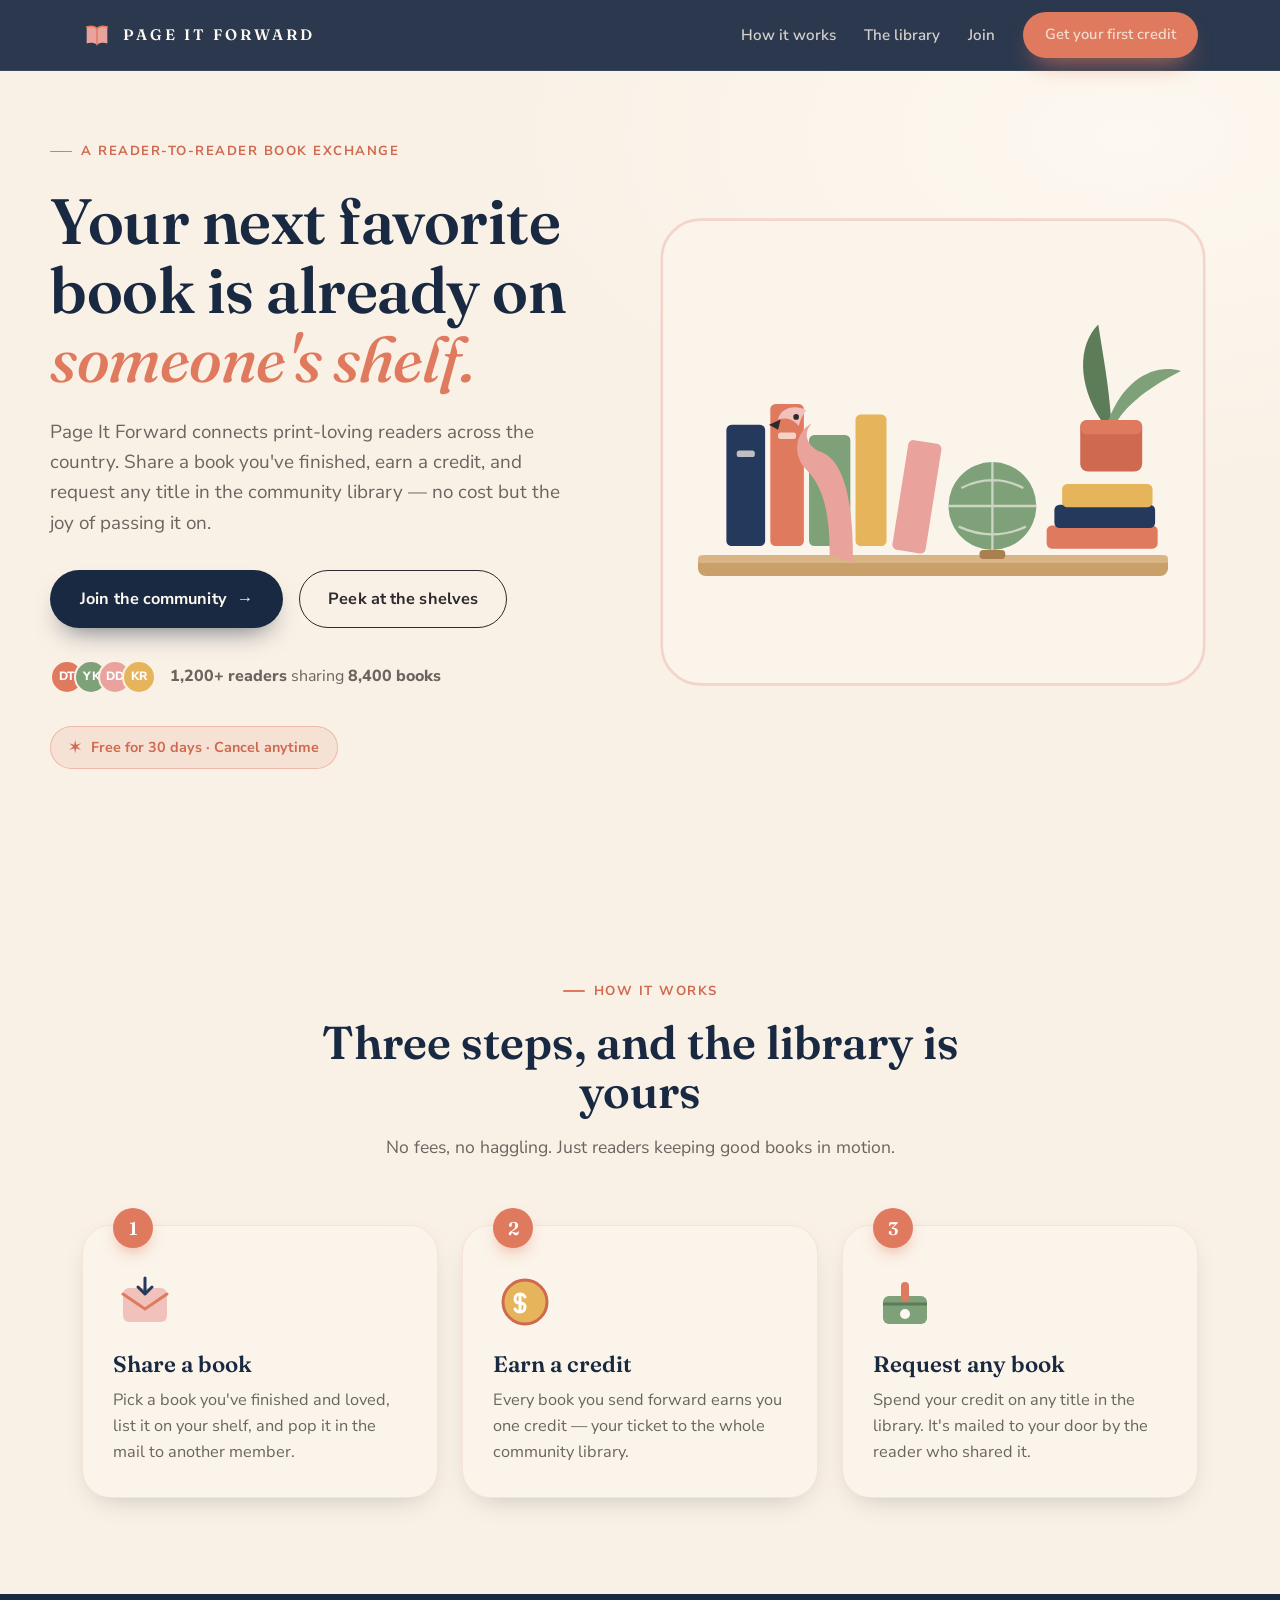
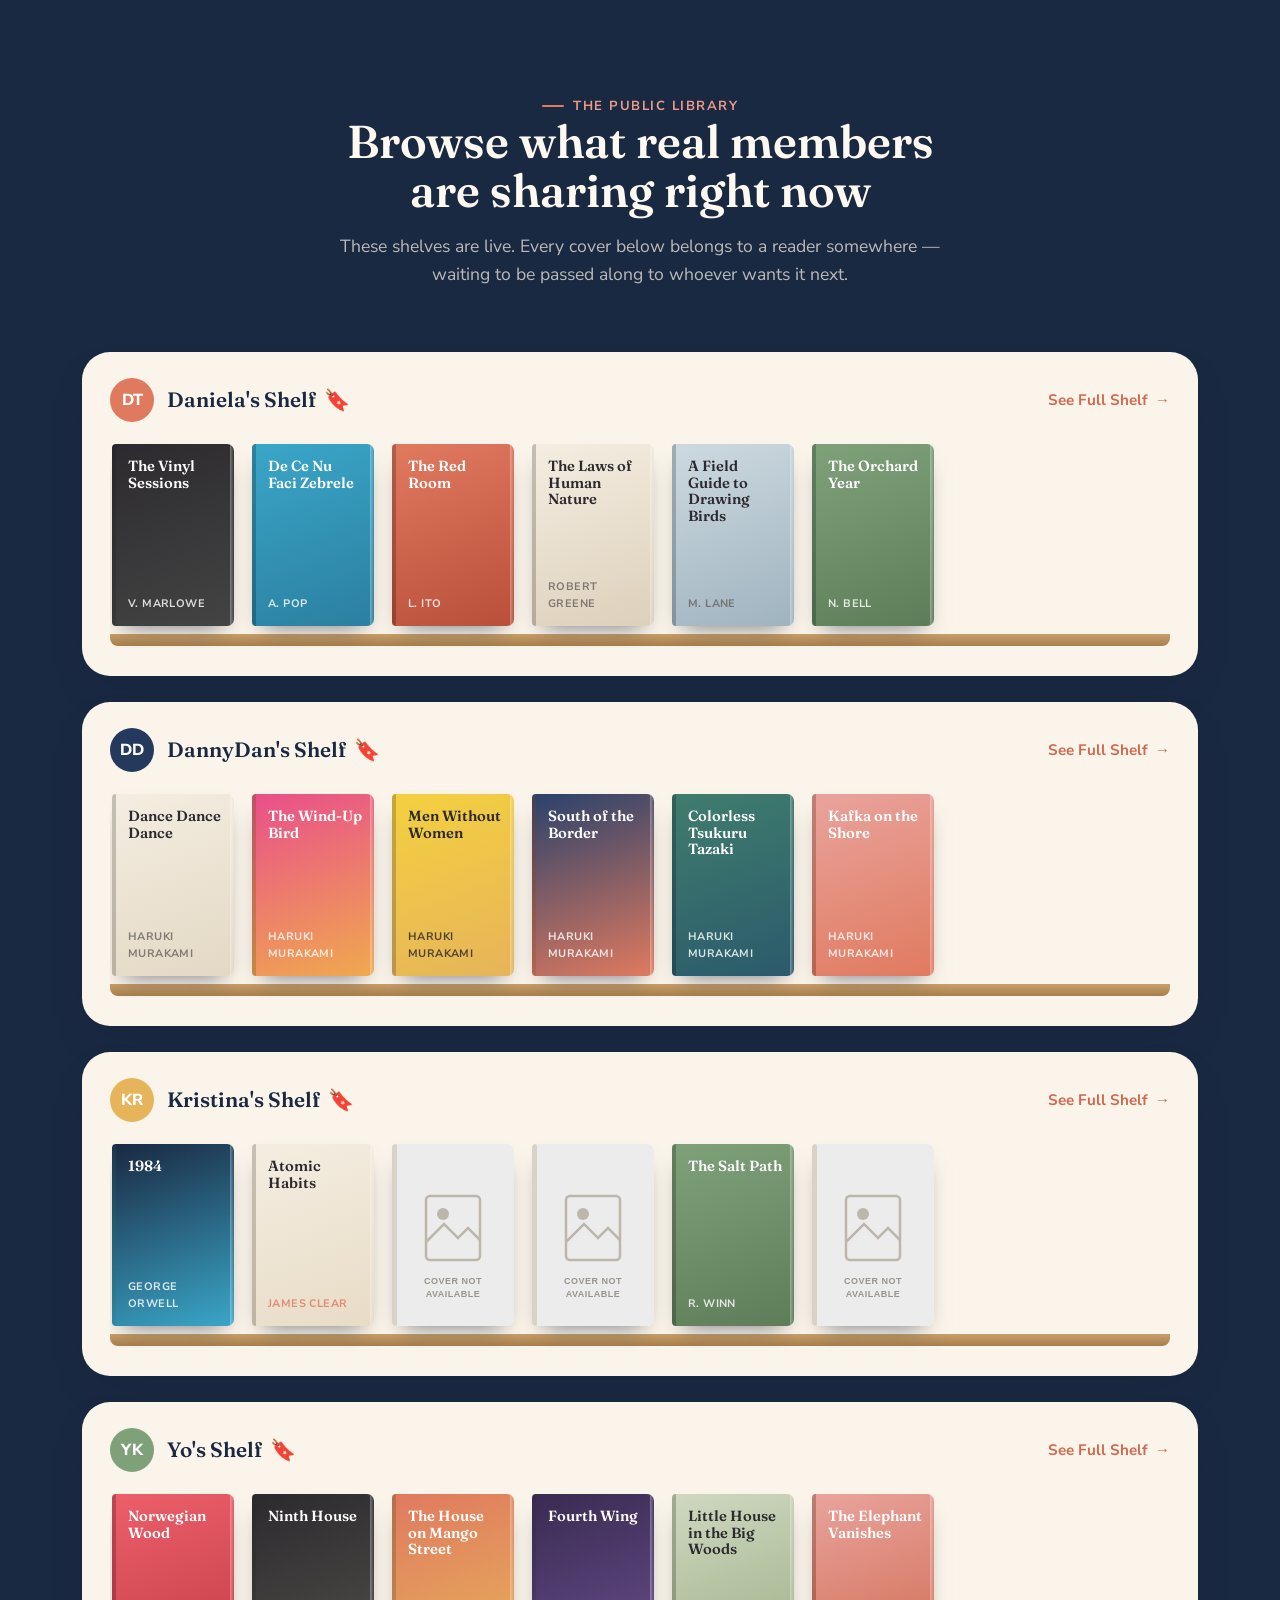
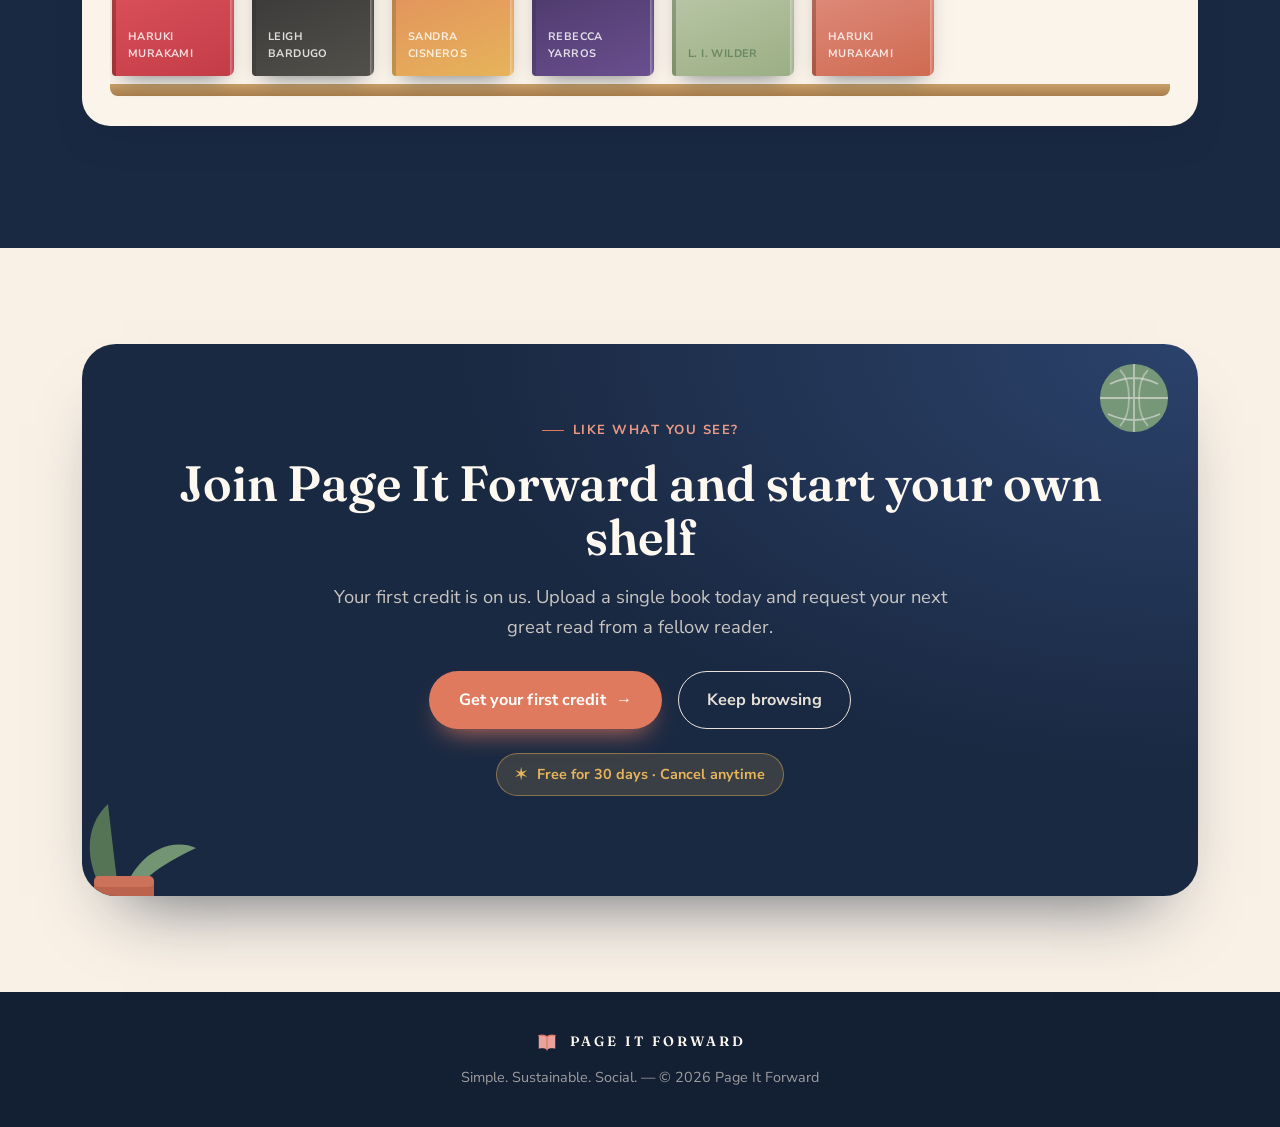
<file: variation-3/index.html>
<!DOCTYPE html>
<html lang="en">
<head>
  <meta charset="UTF-8" />
  <meta name="viewport" content="width=device-width, initial-scale=1.0" />
  <title>Page It Forward — A reader-to-reader book exchange</title>
  <meta name="description" content="Share a book you love, earn a credit, and request any title from a community library of readers — sent to your door." />
  <link rel="preconnect" href="https://fonts.googleapis.com" />
  <link rel="preconnect" href="https://fonts.gstatic.com" crossorigin />
  <link href="https://fonts.googleapis.com/css2?family=Fraunces:ital,opsz,wght@0,9..144,400;0,9..144,500;0,9..144,600;0,9..144,700;1,9..144,500&family=Nunito+Sans:wght@400;500;600;700;800&display=swap" rel="stylesheet" />
  <link rel="stylesheet" href="styles/main.css" />
</head>
<body>

  <!-- ============ HEADER ============ -->
  <header class="site-header">
    <div class="container nav">
      <a class="brand" href="#top">
        <img src="assets/icons/logo.svg" alt="" width="30" height="30" />
        <span class="logo-text">Page It Forward</span>
      </a>
      <nav class="nav-links" aria-label="Primary">
        <a href="#how">How it works</a>
        <a href="#library">The library</a>
        <a href="#join">Join</a>
        <a class="btn btn--coral" href="#join">Get your first credit</a>
      </nav>
    </div>
  </header>

  <main id="top">

    <!-- ============ HERO — COZY CREAM ============ -->
    <section class="hero" aria-labelledby="hero-title">
      <div class="container hero__inner">
        <div class="hero__copy">
          <span class="eyebrow"><span class="tick"></span> A reader-to-reader book exchange</span>
          <h1 class="hero__title" id="hero-title">Your next favorite book is already on <em>someone's shelf.</em></h1>
          <p class="hero__lead">Page It Forward connects print-loving readers across the country. Share a book you've finished, earn a credit, and request any title in the community library — no cost but the joy of passing it on.</p>
          <div class="cta-group">
            <a class="btn btn--navy" href="#join">Join the community <span class="arrow" aria-hidden="true">&rarr;</span></a>
            <a class="btn btn--ghost" href="#library">Peek at the shelves</a>
          </div>
          <div class="stat-row">
            <div class="stat-avatars" aria-hidden="true">
              <span style="background:#e07a5f">DT</span>
              <span style="background:#7fa17a">YK</span>
              <span style="background:#e9a39c">DD</span>
              <span style="background:#e6b45a">KR</span>
            </div>
            <span class="stat-text"><b>1,200+ readers</b> sharing <b>8,400 books</b></span>
          </div>
          <p class="hero__trial">
            <span class="trial-badge"><span class="star" aria-hidden="true">&#10038;</span> Free for 30 days &middot; Cancel anytime</span>
          </p>
        </div>

        <div class="hero__art">
          <img src="assets/images/hero-shelf.svg" alt="A cozy illustrated reading shelf with books, a plant, a globe and a flamingo" width="460" height="440" />
        </div>
      </div>
    </section>

    <!-- ============ HOW IT WORKS ============ -->
    <section class="how" id="how" aria-labelledby="how-title">
      <div class="container">
        <div class="section-head" data-reveal>
          <span class="eyebrow"><span class="tick"></span> How it works</span>
          <h2 id="how-title">Three steps, and the library is yours</h2>
          <p>No fees, no haggling. Just readers keeping good books in motion.</p>
        </div>
        <div class="steps">
          <article class="step" data-reveal>
            <span class="step__num">1</span>
            <img class="step__icon" src="assets/icons/step-share.svg" alt="" />
            <h3>Share a book</h3>
            <p>Pick a book you've finished and loved, list it on your shelf, and pop it in the mail to another member.</p>
          </article>
          <article class="step" data-reveal>
            <span class="step__num">2</span>
            <img class="step__icon" src="assets/icons/step-credit.svg" alt="" />
            <h3>Earn a credit</h3>
            <p>Every book you send forward earns you one credit — your ticket to the whole community library.</p>
          </article>
          <article class="step" data-reveal>
            <span class="step__num">3</span>
            <img class="step__icon" src="assets/icons/step-request.svg" alt="" />
            <h3>Request any book</h3>
            <p>Spend your credit on any title in the library. It's mailed to your door by the reader who shared it.</p>
          </article>
        </div>
      </div>
    </section>

    <!-- ============ LIBRARY ============ -->
    <section class="library" id="library" aria-labelledby="library-title">
      <div class="container">
        <div class="section-head" data-reveal>
          <span class="eyebrow"><span class="tick"></span> The public library</span>
          <h2 id="library-title">Browse what real members are sharing right now</h2>
          <p>These shelves are live. Every cover below belongs to a reader somewhere — waiting to be passed along to whoever wants it next.</p>
        </div>

        <!-- Shelf 1 -->
        <article class="shelf" data-reveal>
          <div class="shelf__head">
            <div class="shelf__owner">
              <span class="avatar" style="background:#e07a5f">DT</span>
              <h3>Daniela's Shelf <span class="save" aria-hidden="true">&#128278;</span></h3>
            </div>
            <a class="see-full" href="#">See Full Shelf <span aria-hidden="true">&rarr;</span></a>
          </div>
          <div class="shelf__row">
            <div class="cover" style="background:linear-gradient(160deg,#2c2a2e,#444)"><span class="cover__title">The Vinyl Sessions</span><span class="cover__author">V. Marlowe</span></div>
            <div class="cover" style="background:linear-gradient(160deg,#3aa6c8,#2b7fa0)"><span class="cover__title">De Ce Nu Faci Zebrele</span><span class="cover__author">A. Pop</span></div>
            <div class="cover" style="background:linear-gradient(160deg,#e07a5f,#b94f3a)"><span class="cover__title">The Red Room</span><span class="cover__author">L. Ito</span></div>
            <div class="cover" style="background:linear-gradient(160deg,#f4ede1,#ddd0bb);color:#2c2a2e"><span class="cover__title">The Laws of Human Nature</span><span class="cover__author" style="color:#6a6560">Robert Greene</span></div>
            <div class="cover" style="background:linear-gradient(160deg,#cdd9e0,#9fb3bf);color:#2c2a2e"><span class="cover__title">A Field Guide to Drawing Birds</span><span class="cover__author" style="color:#6a6560">M. Lane</span></div>
            <div class="cover" style="background:linear-gradient(160deg,#7fa17a,#5d7d59)"><span class="cover__title">The Orchard Year</span><span class="cover__author">N. Bell</span></div>
          </div>
          <div class="shelf__base"></div>
        </article>

        <!-- Shelf 2 -->
        <article class="shelf" data-reveal>
          <div class="shelf__head">
            <div class="shelf__owner">
              <span class="avatar" style="background:#25395c">DD</span>
              <h3>DannyDan's Shelf <span class="save" aria-hidden="true">&#128278;</span></h3>
            </div>
            <a class="see-full" href="#">See Full Shelf <span aria-hidden="true">&rarr;</span></a>
          </div>
          <div class="shelf__row">
            <div class="cover" style="background:linear-gradient(160deg,#f4ede1,#e3d8c4);color:#2c2a2e"><span class="cover__title">Dance Dance Dance</span><span class="cover__author" style="color:#6a6560">Haruki Murakami</span></div>
            <div class="cover" style="background:linear-gradient(160deg,#e94f8a,#f0a94f)"><span class="cover__title">The Wind-Up Bird</span><span class="cover__author">Haruki Murakami</span></div>
            <div class="cover" style="background:linear-gradient(160deg,#f4d03f,#e6b45a);color:#2c2a2e"><span class="cover__title">Men Without Women</span><span class="cover__author" style="color:#2c2a2e">Haruki Murakami</span></div>
            <div class="cover" style="background:linear-gradient(160deg,#2b426b,#e07a5f)"><span class="cover__title">South of the Border</span><span class="cover__author">Haruki Murakami</span></div>
            <div class="cover" style="background:linear-gradient(160deg,#3f7d6e,#2b5a6b)"><span class="cover__title">Colorless Tsukuru Tazaki</span><span class="cover__author">Haruki Murakami</span></div>
            <div class="cover" style="background:linear-gradient(160deg,#e9a39c,#e07a5f)"><span class="cover__title">Kafka on the Shore</span><span class="cover__author">Haruki Murakami</span></div>
          </div>
          <div class="shelf__base"></div>
        </article>

        <!-- Shelf 3 -->
        <article class="shelf" data-reveal>
          <div class="shelf__head">
            <div class="shelf__owner">
              <span class="avatar" style="background:#e6b45a">KR</span>
              <h3>Kristina's Shelf <span class="save" aria-hidden="true">&#128278;</span></h3>
            </div>
            <a class="see-full" href="#">See Full Shelf <span aria-hidden="true">&rarr;</span></a>
          </div>
          <div class="shelf__row">
            <div class="cover" style="background:linear-gradient(160deg,#1a2942,#3aa6c8)"><span class="cover__title">1984</span><span class="cover__author">George Orwell</span></div>
            <div class="cover" style="background:linear-gradient(160deg,#f4ede1,#e8dcc6);color:#2c2a2e"><span class="cover__title">Atomic Habits</span><span class="cover__author" style="color:#e07a5f">James Clear</span></div>
            <div class="cover cover--na"><img src="assets/images/cover-placeholder.svg" alt="Book cover not available" /></div>
            <div class="cover cover--na"><img src="assets/images/cover-placeholder.svg" alt="Book cover not available" /></div>
            <div class="cover" style="background:linear-gradient(160deg,#7fa17a,#5d7d59)"><span class="cover__title">The Salt Path</span><span class="cover__author">R. Winn</span></div>
            <div class="cover cover--na"><img src="assets/images/cover-placeholder.svg" alt="Book cover not available" /></div>
          </div>
          <div class="shelf__base"></div>
        </article>

        <!-- Shelf 4 -->
        <article class="shelf" data-reveal>
          <div class="shelf__head">
            <div class="shelf__owner">
              <span class="avatar" style="background:#7fa17a">YK</span>
              <h3>Yo's Shelf <span class="save" aria-hidden="true">&#128278;</span></h3>
            </div>
            <a class="see-full" href="#">See Full Shelf <span aria-hidden="true">&rarr;</span></a>
          </div>
          <div class="shelf__row">
            <div class="cover" style="background:linear-gradient(160deg,#ec5f6a,#c23c46)"><span class="cover__title">Norwegian Wood</span><span class="cover__author">Haruki Murakami</span></div>
            <div class="cover" style="background:linear-gradient(160deg,#2c2a2e,#52504a)"><span class="cover__title">Ninth House</span><span class="cover__author">Leigh Bardugo</span></div>
            <div class="cover" style="background:linear-gradient(160deg,#e07a5f,#e6b45a)"><span class="cover__title">The House on Mango Street</span><span class="cover__author">Sandra Cisneros</span></div>
            <div class="cover" style="background:linear-gradient(160deg,#3a2b52,#6a4f8f)"><span class="cover__title">Fourth Wing</span><span class="cover__author">Rebecca Yarros</span></div>
            <div class="cover" style="background:linear-gradient(160deg,#cfd8c0,#9bae84);color:#2c2a2e"><span class="cover__title">Little House in the Big Woods</span><span class="cover__author" style="color:#5d7d59">L. I. Wilder</span></div>
            <div class="cover" style="background:linear-gradient(160deg,#e9a39c,#cf6a50)"><span class="cover__title">The Elephant Vanishes</span><span class="cover__author">Haruki Murakami</span></div>
          </div>
          <div class="shelf__base"></div>
        </article>
      </div>
    </section>

    <!-- ============ FOOTER CTA ============ -->
    <section class="footer-cta" id="join" aria-labelledby="join-title">
      <div class="container">
        <div class="cta-card" data-reveal>
          <img class="cta-card__deco cta-card__deco--l" src="assets/icons/plant.svg" alt="" />
          <img class="cta-card__deco cta-card__deco--r" src="assets/icons/globe.svg" alt="" />
          <span class="eyebrow"><span class="tick"></span> Like what you see?</span>
          <h2 id="join-title">Join Page It Forward and start your own shelf</h2>
          <p>Your first credit is on us. Upload a single book today and request your next great read from a fellow reader.</p>
          <div class="cta-group">
            <a class="btn btn--coral" href="#">Get your first credit <span class="arrow" aria-hidden="true">&rarr;</span></a>
            <a class="btn btn--ghost on-navy" href="#library">Keep browsing</a>
          </div>
          <p class="trial-line">
            <span class="trial-badge"><span class="star" aria-hidden="true">&#10038;</span> Free for 30 days &middot; Cancel anytime</span>
          </p>
        </div>
      </div>
    </section>
  </main>

  <!-- ============ SITE FOOTER ============ -->
  <footer class="site-footer">
    <div class="container">
      <div class="brand">
        <img src="assets/icons/logo.svg" alt="" width="24" height="24" />
        <span class="logo-text">Page It Forward</span>
      </div>
      Simple. Sustainable. Social. &mdash; &copy; 2026 Page It Forward
    </div>
  </footer>

  <script src="scripts/main.js" defer></script>
</body>
</html>
</file>
<file: variation-1/styles/main.css>
/* =============================================================
   PAGE IT FORWARD — Landing Page
   Variation 1 · "Editorial Split" hero (navy, two-column)

   Table of contents
   01. Design tokens (:root)
   02. Base & reset
   03. Layout helpers
   04. Buttons
   05. Header / nav
   06. Shared UI (eyebrow, trial badge, stats, scroll-reveal)
   07. Hero — Editorial Split
   08. How It Works
   09. Library
   10. Footer CTA
   11. Site footer
   12. Responsive
   ============================================================= */


/* 01. DESIGN TOKENS ------------------------------------------ */
:root {
  /* Brand colors */
  --color-navy:        #1a2942;
  --color-navy-deep:   #131f33;
  --color-navy-soft:   #25395c;
  --color-navy-line:   #34496e;
  --color-cream:       #f9f1e6;
  --color-cream-light: #fdf8f0;
  --color-cream-card:  #fbf4ea;
  --color-coral:       #e07a5f; /* primary accent */
  --color-coral-deep:  #cf6a50;
  --color-coral-soft:  #ec9a85;
  --color-pink:        #e9a39c;
  --color-pink-soft:   #f1c2bc;
  --color-ink:         #2c2a2e; /* text on cream */
  --color-ink-soft:    #6a6560;

  /* Supporting illustration colors */
  --color-gold:        #e6b45a;
  --color-leaf:        #7fa17a;
  --color-leaf-deep:   #5d7d59;
  --color-wood:        #c9a06a;
  --color-wood-deep:   #a87f4d;

  /* Typography */
  --font-serif: "Fraunces", Georgia, "Times New Roman", serif;
  --font-sans:  "Nunito Sans", -apple-system, BlinkMacSystemFont, "Segoe UI", sans-serif;

  /* Spacing scale */
  --space-1: 0.5rem;
  --space-2: 1rem;
  --space-3: 1.5rem;
  --space-4: 2rem;
  --space-5: 3rem;
  --space-6: 4rem;
  --space-7: 6rem;

  /* Radii */
  --radius:    18px;
  --radius-lg: 28px;
  --radius-xl: 34px;

  /* Shadows */
  --shadow-card: 0 18px 40px -22px rgba(19, 31, 51, 0.55);
  --shadow-soft: 0 10px 30px -16px rgba(19, 31, 51, 0.35);

  /* Layout */
  --container-max: 1180px;

  /* Breakpoints (for reference — media queries can't read custom
     properties, so the values below are mirrored in section 12) */
  --bp-tablet: 900px;
  --bp-mobile: 600px;
}


/* 02. BASE & RESET ------------------------------------------- */
*,
*::before,
*::after { box-sizing: border-box; }

html { scroll-behavior: smooth; }

body {
  margin: 0;
  font-family: var(--font-sans);
  color: var(--color-ink);
  background: var(--color-cream);
  line-height: 1.6;
  -webkit-font-smoothing: antialiased;
}

h1, h2, h3 {
  font-family: var(--font-serif);
  font-weight: 600;
  line-height: 1.08;
  margin: 0;
}

p { margin: 0; }
a { color: inherit; text-decoration: none; }
img { display: block; max-width: 100%; }


/* 03. LAYOUT HELPERS ----------------------------------------- */
.container {
  width: 100%;
  max-width: var(--container-max);
  margin: 0 auto;
  padding: 0 var(--space-4);
}

.section-head {
  text-align: center;
  max-width: 640px;
  margin: 0 auto var(--space-6);
}
.section-head h2 { font-size: clamp(2rem, 3.6vw, 2.9rem); }
.section-head p {
  color: var(--color-ink-soft);
  font-size: 1.1rem;
  margin-top: var(--space-2);
}


/* 04. BUTTONS ------------------------------------------------ */
.btn {
  display: inline-flex;
  align-items: center;
  gap: 10px;
  font-family: var(--font-sans);
  font-weight: 700;
  font-size: 1.02rem;
  letter-spacing: 0.1px;
  padding: 16px 30px;
  border: none;
  border-radius: 999px;
  cursor: pointer;
  transition: transform 0.15s ease, box-shadow 0.2s ease, background 0.2s ease;
}
.btn:hover { transform: translateY(-2px); }

.btn--coral {
  background: var(--color-coral);
  color: #fff;
  box-shadow: 0 14px 26px -12px rgba(224, 122, 95, 0.85);
}
.btn--coral:hover { background: var(--color-coral-deep); }

.btn--navy {
  background: var(--color-navy);
  color: var(--color-cream-light);
  box-shadow: 0 14px 26px -12px rgba(19, 31, 51, 0.6);
}
.btn--navy:hover { background: var(--color-navy-deep); }

.btn--ghost {
  background: transparent;
  color: inherit;
  border: 1.5px solid currentColor;
  padding: 15px 28px;
}
.btn--ghost.on-navy { color: var(--color-cream); opacity: 0.92; }
.btn--ghost:hover { background: rgba(255, 255, 255, 0.08); }

.btn .arrow { transition: transform 0.2s ease; }
.btn:hover .arrow { transform: translateX(3px); }


/* 05. HEADER / NAV ------------------------------------------- */
.site-header {
  position: sticky;
  top: 0;
  z-index: 40;
  background: rgba(26, 41, 66, 0.92);
  backdrop-filter: blur(8px);
  border-bottom: 1px solid rgba(255, 255, 255, 0.06);
}
.site-header .nav {
  display: flex;
  align-items: center;
  justify-content: space-between;
  height: 70px;
}
.brand { display: flex; align-items: center; gap: 11px; }
.brand img { width: 30px; height: 30px; }
.brand .logo-text {
  font-family: var(--font-serif);
  font-weight: 600;
  letter-spacing: 3px;
  font-size: 0.95rem;
  text-transform: uppercase;
  color: var(--color-cream-light);
}
.nav-links { display: flex; align-items: center; gap: 28px; }
.nav-links a {
  color: rgba(249, 241, 230, 0.82);
  font-weight: 600;
  font-size: 0.95rem;
}
.nav-links a:hover { color: #fff; }
.nav-links .btn { padding: 11px 22px; font-size: 0.92rem; }


/* 06. SHARED UI ---------------------------------------------- */
.eyebrow {
  display: inline-flex;
  align-items: center;
  gap: 9px;
  font-family: var(--font-sans);
  font-weight: 700;
  font-size: 0.82rem;
  letter-spacing: 1.5px;
  text-transform: uppercase;
}
.eyebrow .tick {
  width: 22px;
  height: 1.5px;
  background: var(--color-coral);
  border-radius: 2px;
}

.trial-badge {
  display: inline-flex;
  align-items: center;
  gap: 10px;
  padding: 9px 18px;
  border-radius: 999px;
  font-weight: 700;
  font-size: 0.9rem;
  background: rgba(230, 180, 90, 0.16);
  border: 1px solid rgba(230, 180, 90, 0.45);
  color: var(--color-gold);
}
.trial-badge .star { color: var(--color-gold); }

.stat-row { display: flex; align-items: center; gap: 14px; }
.stat-avatars { display: flex; }
.stat-avatars span {
  width: 34px;
  height: 34px;
  margin-left: -10px;
  border-radius: 50%;
  border: 2px solid var(--color-navy);
  display: flex;
  align-items: center;
  justify-content: center;
  color: #fff;
  font-weight: 800;
  font-size: 0.75rem;
}
.stat-avatars span:first-child { margin-left: 0; }
.stat-text b { font-weight: 800; }

.cta-group {
  display: flex;
  align-items: center;
  gap: 16px;
  flex-wrap: wrap;
}

/* Scroll-reveal (only active when JS adds .js to <html>) */
.js [data-reveal] {
  opacity: 0;
  transform: translateY(16px);
  transition: opacity 0.6s ease, transform 0.6s ease;
}
.js [data-reveal].is-visible {
  opacity: 1;
  transform: none;
}
@media (prefers-reduced-motion: reduce) {
  .js [data-reveal] { opacity: 1; transform: none; transition: none; }
}


/* 07. HERO — EDITORIAL SPLIT --------------------------------- */
.hero {
  position: relative;
  overflow: hidden;
  color: var(--color-cream-light);
  background:
    radial-gradient(120% 90% at 100% 0%, #243a5e 0%, rgba(36, 58, 94, 0) 55%),
    radial-gradient(90% 70% at 0% 100%, #1f3050 0%, rgba(31, 48, 80, 0) 60%),
    var(--color-navy);
}
.hero__inner {
  display: grid;
  grid-template-columns: 1.05fr 0.95fr;
  gap: var(--space-5);
  align-items: center;
  min-height: 82vh;
  padding: var(--space-7) 0 130px;
}
.hero .eyebrow { color: var(--color-coral-soft); }
.hero__title {
  font-size: clamp(2.6rem, 5vw, 4.1rem);
  letter-spacing: -0.5px;
  margin-top: var(--space-3);
}
.hero__title em {
  font-style: italic;
  font-weight: 500;
  color: var(--color-coral-soft);
}
.hero__lead {
  font-size: 1.18rem;
  color: rgba(249, 241, 230, 0.78);
  max-width: 30em;
  margin: var(--space-3) 0 var(--space-4);
}
.hero .cta-group { margin-bottom: var(--space-4); }
.hero__trial { margin-top: var(--space-4); }
.hero__art { position: relative; }
.hero__art img { width: 100%; height: auto; }

/* Shelf "peek" bleeding up from the bottom of the hero */
.shelf-peek {
  position: absolute;
  left: 0;
  right: 0;
  bottom: 0;
  height: 96px;
  display: flex;
  align-items: flex-end;
  justify-content: center;
  gap: 12px;
  overflow: hidden;
  -webkit-mask-image: linear-gradient(to bottom, transparent, #000 60%);
          mask-image: linear-gradient(to bottom, transparent, #000 60%);
}
.shelf-peek span {
  flex: none;
  width: 86px;
  height: 120px;
  border-radius: 6px 6px 0 0;
  box-shadow: 0 -8px 24px -10px rgba(0, 0, 0, 0.4);
}


/* 08. HOW IT WORKS ------------------------------------------- */
.how {
  background: var(--color-cream);
  padding: var(--space-7) 0;
}
.how .section-head .eyebrow,
.how .section-head h2 { justify-content: center; }
.how .section-head .eyebrow { color: var(--color-coral-deep); margin-bottom: var(--space-2); }
.how .section-head h2 { color: var(--color-navy); }

.steps {
  display: grid;
  grid-template-columns: repeat(3, 1fr);
  gap: var(--space-3);
}
.step {
  position: relative;
  background: var(--color-cream-card);
  border: 1px solid rgba(224, 122, 95, 0.14);
  border-radius: var(--radius-lg);
  padding: 36px 30px 32px;
  box-shadow: var(--shadow-soft);
}
.step__num {
  position: absolute;
  top: -18px;
  left: 30px;
  width: 40px;
  height: 40px;
  border-radius: 50%;
  background: var(--color-coral);
  color: #fff;
  font-family: var(--font-serif);
  font-weight: 600;
  font-size: 1.15rem;
  display: flex;
  align-items: center;
  justify-content: center;
  box-shadow: 0 8px 18px -8px rgba(224, 122, 95, 0.9);
}
.step__icon { width: 64px; height: 64px; margin: 8px 0 18px; }
.step h3 { font-size: 1.4rem; color: var(--color-navy); margin-bottom: 10px; }
.step p { color: var(--color-ink-soft); font-size: 1.02rem; }


/* 09. LIBRARY ------------------------------------------------ */
.library {
  background: var(--color-navy);
  color: var(--color-cream-light);
  padding: var(--space-7) 0;
}
.library .section-head .eyebrow { color: var(--color-coral-soft); }
.library .section-head h2 { color: var(--color-cream-light); }
.library .section-head p { color: rgba(249, 241, 230, 0.72); }

.shelf {
  background: var(--color-cream-card);
  color: var(--color-ink);
  border-radius: var(--radius-lg);
  padding: 26px 28px 30px;
  margin-bottom: 26px;
  box-shadow: var(--shadow-card);
}
.shelf__head {
  display: flex;
  align-items: center;
  justify-content: space-between;
  margin-bottom: 18px;
}
.shelf__owner { display: flex; align-items: center; gap: 13px; }
.shelf__owner .avatar {
  flex: none;
  width: 44px;
  height: 44px;
  border-radius: 50%;
  display: flex;
  align-items: center;
  justify-content: center;
  color: #fff;
  font-weight: 800;
  font-size: 1rem;
}
.shelf__owner h3 { font-size: 1.3rem; color: var(--color-navy); }
.shelf__owner .save { color: var(--color-ink-soft); margin-left: 4px; }
.see-full {
  color: var(--color-coral-deep);
  font-weight: 700;
  font-size: 0.95rem;
  display: inline-flex;
  align-items: center;
  gap: 7px;
}
.see-full:hover { gap: 11px; }

.shelf__row {
  display: flex;
  gap: 18px;
  overflow-x: auto;
  padding: 4px 2px 22px;
  scroll-snap-type: x proximity;
}
.shelf__row::-webkit-scrollbar { height: 8px; }
.shelf__row::-webkit-scrollbar-thumb { background: rgba(0, 0, 0, 0.14); border-radius: 8px; }
.shelf__row::-webkit-scrollbar-track { background: transparent; }
.shelf__base {
  height: 12px;
  margin-top: -14px;
  border-radius: 0 0 8px 8px;
  background: linear-gradient(var(--color-wood), var(--color-wood-deep));
  box-shadow: 0 10px 16px -10px rgba(0, 0, 0, 0.4);
}

/* Book cover — CSS placeholder standing in for member-uploaded
   cover images (these come from live data in production). */
.cover {
  flex: none;
  width: 122px;
  height: 182px;
  border-radius: 4px 7px 7px 4px;
  border-left: 4px solid rgba(0, 0, 0, 0.18);
  padding: 14px 12px;
  display: flex;
  flex-direction: column;
  justify-content: space-between;
  color: #fff;
  position: relative;
  overflow: hidden;
  scroll-snap-align: start;
  box-shadow: 0 12px 22px -12px rgba(19, 31, 51, 0.6);
}
.cover::after { /* page edge highlight */
  content: "";
  position: absolute;
  top: 0;
  right: 0;
  bottom: 0;
  width: 4px;
  background: linear-gradient(90deg, rgba(255, 255, 255, 0.35), rgba(255, 255, 255, 0));
}
.cover__title {
  font-family: var(--font-serif);
  font-weight: 600;
  font-size: 0.92rem;
  line-height: 1.12;
}
.cover__author {
  font-size: 0.68rem;
  font-weight: 700;
  letter-spacing: 0.4px;
  text-transform: uppercase;
  opacity: 0.82;
}
.cover--na {
  padding: 0;
  border-left: none;
  width: 122px;
  height: 182px;
}
.cover--na::after { display: none; }
.cover--na img { width: 100%; height: 100%; }


/* 10. FOOTER CTA --------------------------------------------- */
.footer-cta {
  background: var(--color-cream);
  padding: var(--space-7) 0;
}
.cta-card {
  position: relative;
  overflow: hidden;
  text-align: center;
  padding: 70px 60px;
  border-radius: var(--radius-xl);
  background:
    radial-gradient(120% 140% at 100% 0%, #2b426b 0%, rgba(43, 66, 107, 0) 55%),
    var(--color-navy);
  box-shadow: 0 40px 70px -40px rgba(19, 31, 51, 0.7);
}
.cta-card .eyebrow { color: var(--color-coral-soft); justify-content: center; margin-bottom: var(--space-2); }
.cta-card h2 { color: var(--color-cream-light); font-size: clamp(2rem, 4vw, 3.1rem); }
.cta-card p {
  color: rgba(249, 241, 230, 0.78);
  font-size: 1.15rem;
  margin: 18px auto 30px;
  max-width: 34em;
}
.cta-card .cta-group { justify-content: center; }
.cta-card .trial-line { margin-top: var(--space-3); display: flex; justify-content: center; }
.cta-card__deco { position: absolute; opacity: 0.9; pointer-events: none; }
.cta-card__deco--l { left: -10px; bottom: -10px; width: 150px; }
.cta-card__deco--r { right: -6px; top: -6px; width: 130px; transform: scaleX(-1); }


/* 11. SITE FOOTER -------------------------------------------- */
.site-footer {
  background: var(--color-navy-deep);
  color: rgba(249, 241, 230, 0.6);
  padding: 38px 0;
  text-align: center;
  font-size: 0.9rem;
}
.site-footer .brand { justify-content: center; margin-bottom: 12px; }
.site-footer .brand img { width: 24px; height: 24px; }
.site-footer .logo-text { font-size: 0.85rem; }


/* 12. RESPONSIVE --------------------------------------------- */
/* Tablet and below — var(--bp-tablet): 900px */
@media (max-width: 900px) {
  .hero__inner {
    grid-template-columns: 1fr;
    gap: var(--space-3);
    min-height: auto;
    padding: var(--space-6) 0 110px;
  }
  .hero__art { max-width: 460px; }
  .steps { grid-template-columns: 1fr; }
  .nav-links { display: none; }
  .cta-card { padding: 48px 26px; }
}

/* Mobile — var(--bp-mobile): 600px */
@media (max-width: 600px) {
  .container { padding: 0 var(--space-3); }
  .shelf { padding: 20px 18px 24px; }
}
</file>
<file: variation-2/styles/main.css>
/* =============================================================
   PAGE IT FORWARD — Landing Page
   Variation 2 · "Centered Marquee" hero (navy, scrolling shelf)

   Table of contents
   01. Design tokens (:root)
   02. Base & reset
   03. Layout helpers
   04. Buttons
   05. Header / nav
   06. Shared UI (eyebrow, trial badge, stats, scroll-reveal)
   07. Hero — Centered Marquee
   08. How It Works
   09. Library
   10. Footer CTA
   11. Site footer
   12. Responsive
   ============================================================= */


/* 01. DESIGN TOKENS ------------------------------------------ */
:root {
  /* Brand colors */
  --color-navy:        #1a2942;
  --color-navy-deep:   #131f33;
  --color-navy-soft:   #25395c;
  --color-navy-line:   #34496e;
  --color-cream:       #f9f1e6;
  --color-cream-light: #fdf8f0;
  --color-cream-card:  #fbf4ea;
  --color-coral:       #e07a5f; /* primary accent */
  --color-coral-deep:  #cf6a50;
  --color-coral-soft:  #ec9a85;
  --color-pink:        #e9a39c;
  --color-pink-soft:   #f1c2bc;
  --color-ink:         #2c2a2e; /* text on cream */
  --color-ink-soft:    #6a6560;

  /* Supporting illustration colors */
  --color-gold:        #e6b45a;
  --color-leaf:        #7fa17a;
  --color-leaf-deep:   #5d7d59;
  --color-wood:        #c9a06a;
  --color-wood-deep:   #a87f4d;

  /* Typography */
  --font-serif: "Fraunces", Georgia, "Times New Roman", serif;
  --font-sans:  "Nunito Sans", -apple-system, BlinkMacSystemFont, "Segoe UI", sans-serif;

  /* Spacing scale */
  --space-1: 0.5rem;
  --space-2: 1rem;
  --space-3: 1.5rem;
  --space-4: 2rem;
  --space-5: 3rem;
  --space-6: 4rem;
  --space-7: 6rem;

  /* Radii */
  --radius:    18px;
  --radius-lg: 28px;
  --radius-xl: 34px;

  /* Shadows */
  --shadow-card: 0 18px 40px -22px rgba(19, 31, 51, 0.55);
  --shadow-soft: 0 10px 30px -16px rgba(19, 31, 51, 0.35);

  /* Layout */
  --container-max: 1180px;

  /* Breakpoints (mirrored in section 12) */
  --bp-tablet: 900px;
  --bp-mobile: 600px;
}


/* 02. BASE & RESET ------------------------------------------- */
*,
*::before,
*::after { box-sizing: border-box; }

html { scroll-behavior: smooth; }

body {
  margin: 0;
  font-family: var(--font-sans);
  color: var(--color-ink);
  background: var(--color-cream);
  line-height: 1.6;
  -webkit-font-smoothing: antialiased;
}

h1, h2, h3 {
  font-family: var(--font-serif);
  font-weight: 600;
  line-height: 1.08;
  margin: 0;
}

p { margin: 0; }
a { color: inherit; text-decoration: none; }
img { display: block; max-width: 100%; }


/* 03. LAYOUT HELPERS ----------------------------------------- */
.container {
  width: 100%;
  max-width: var(--container-max);
  margin: 0 auto;
  padding: 0 var(--space-4);
}

.section-head {
  text-align: center;
  max-width: 640px;
  margin: 0 auto var(--space-6);
}
.section-head h2 { font-size: clamp(2rem, 3.6vw, 2.9rem); }
.section-head p {
  color: var(--color-ink-soft);
  font-size: 1.1rem;
  margin-top: var(--space-2);
}


/* 04. BUTTONS ------------------------------------------------ */
.btn {
  display: inline-flex;
  align-items: center;
  gap: 10px;
  font-family: var(--font-sans);
  font-weight: 700;
  font-size: 1.02rem;
  letter-spacing: 0.1px;
  padding: 16px 30px;
  border: none;
  border-radius: 999px;
  cursor: pointer;
  transition: transform 0.15s ease, box-shadow 0.2s ease, background 0.2s ease;
}
.btn:hover { transform: translateY(-2px); }

.btn--coral {
  background: var(--color-coral);
  color: #fff;
  box-shadow: 0 14px 26px -12px rgba(224, 122, 95, 0.85);
}
.btn--coral:hover { background: var(--color-coral-deep); }

.btn--navy {
  background: var(--color-navy);
  color: var(--color-cream-light);
  box-shadow: 0 14px 26px -12px rgba(19, 31, 51, 0.6);
}
.btn--navy:hover { background: var(--color-navy-deep); }

.btn--ghost {
  background: transparent;
  color: inherit;
  border: 1.5px solid currentColor;
  padding: 15px 28px;
}
.btn--ghost.on-navy { color: var(--color-cream); opacity: 0.92; }
.btn--ghost:hover { background: rgba(255, 255, 255, 0.08); }

.btn .arrow { transition: transform 0.2s ease; }
.btn:hover .arrow { transform: translateX(3px); }


/* 05. HEADER / NAV ------------------------------------------- */
.site-header {
  position: sticky;
  top: 0;
  z-index: 40;
  background: rgba(26, 41, 66, 0.92);
  backdrop-filter: blur(8px);
  border-bottom: 1px solid rgba(255, 255, 255, 0.06);
}
.site-header .nav {
  display: flex;
  align-items: center;
  justify-content: space-between;
  height: 70px;
}
.brand { display: flex; align-items: center; gap: 11px; }
.brand img { width: 30px; height: 30px; }
.brand .logo-text {
  font-family: var(--font-serif);
  font-weight: 600;
  letter-spacing: 3px;
  font-size: 0.95rem;
  text-transform: uppercase;
  color: var(--color-cream-light);
}
.nav-links { display: flex; align-items: center; gap: 28px; }
.nav-links a {
  color: rgba(249, 241, 230, 0.82);
  font-weight: 600;
  font-size: 0.95rem;
}
.nav-links a:hover { color: #fff; }
.nav-links .btn { padding: 11px 22px; font-size: 0.92rem; }


/* 06. SHARED UI ---------------------------------------------- */
.eyebrow {
  display: inline-flex;
  align-items: center;
  gap: 9px;
  font-family: var(--font-sans);
  font-weight: 700;
  font-size: 0.82rem;
  letter-spacing: 1.5px;
  text-transform: uppercase;
}
.eyebrow .tick {
  width: 22px;
  height: 1.5px;
  background: var(--color-coral);
  border-radius: 2px;
}

.trial-badge {
  display: inline-flex;
  align-items: center;
  gap: 10px;
  padding: 9px 18px;
  border-radius: 999px;
  font-weight: 700;
  font-size: 0.9rem;
  background: rgba(230, 180, 90, 0.16);
  border: 1px solid rgba(230, 180, 90, 0.45);
  color: var(--color-gold);
}
.trial-badge .star { color: var(--color-gold); }

.stat-row { display: flex; align-items: center; gap: 14px; }
.stat-avatars { display: flex; }
.stat-avatars span {
  width: 34px;
  height: 34px;
  margin-left: -10px;
  border-radius: 50%;
  border: 2px solid var(--color-navy);
  display: flex;
  align-items: center;
  justify-content: center;
  color: #fff;
  font-weight: 800;
  font-size: 0.75rem;
}
.stat-avatars span:first-child { margin-left: 0; }
.stat-text b { font-weight: 800; }

.cta-group {
  display: flex;
  align-items: center;
  gap: 16px;
  flex-wrap: wrap;
}

/* Scroll-reveal (only active when JS adds .js to <html>) */
.js [data-reveal] {
  opacity: 0;
  transform: translateY(16px);
  transition: opacity 0.6s ease, transform 0.6s ease;
}
.js [data-reveal].is-visible {
  opacity: 1;
  transform: none;
}
@media (prefers-reduced-motion: reduce) {
  .js [data-reveal] { opacity: 1; transform: none; transition: none; }
}


/* 07. HERO — CENTERED MARQUEE -------------------------------- */
.hero {
  position: relative;
  overflow: hidden;
  display: flex;
  flex-direction: column;
  min-height: 88vh;
  padding: 80px 0 0;
  color: var(--color-cream-light);
  background:
    radial-gradient(80% 60% at 50% 0%, #26406a 0%, rgba(38, 64, 106, 0) 55%),
    var(--color-navy);
}
.hero__center {
  text-align: center;
  max-width: 760px;
  margin: 0 auto;
  padding: 30px var(--space-4) 46px;
}
.hero .eyebrow { color: var(--color-coral-soft); justify-content: center; }
.hero__title {
  font-size: clamp(2.7rem, 5.2vw, 4.3rem);
  letter-spacing: -0.5px;
  margin-top: var(--space-3);
}
.hero__title em {
  font-style: italic;
  font-weight: 500;
  color: var(--color-coral-soft);
}
.hero__lead {
  font-size: 1.2rem;
  color: rgba(249, 241, 230, 0.8);
  max-width: 34em;
  margin: var(--space-3) auto var(--space-4);
}
.hero .cta-group { justify-content: center; margin-bottom: var(--space-3); }
.hero .stat-row { justify-content: center; }
.hero__trial { margin-top: var(--space-3); display: flex; justify-content: center; }

/* Scrolling shelf of book covers along the bottom of the hero */
.marquee {
  margin-top: auto;
  position: relative;
  padding: 26px 0 30px;
  -webkit-mask-image: linear-gradient(to right, transparent, #000 8%, #000 92%, transparent);
          mask-image: linear-gradient(to right, transparent, #000 8%, #000 92%, transparent);
}
.marquee::before { /* wooden shelf line */
  content: "";
  position: absolute;
  left: 0;
  right: 0;
  bottom: 0;
  height: 14px;
  background: linear-gradient(var(--color-wood), var(--color-wood-deep));
  box-shadow: 0 8px 20px -8px rgba(0, 0, 0, 0.5);
}
.marquee__track {
  display: flex;
  align-items: flex-end;
  gap: 16px;
  width: max-content;
  padding: 0 8px;
  animation: marquee-slide 38s linear infinite;
}
.marquee:hover .marquee__track { animation-play-state: paused; }
.marquee span {
  flex: none;
  width: 92px;
  height: 134px;
  border-radius: 6px 6px 2px 2px;
  box-shadow: 0 10px 22px -10px rgba(0, 0, 0, 0.55);
}
@keyframes marquee-slide {
  from { transform: translateX(0); }
  to   { transform: translateX(-50%); }
}
@media (prefers-reduced-motion: reduce) {
  .marquee__track { animation: none; }
}


/* 08. HOW IT WORKS ------------------------------------------- */
.how {
  background: var(--color-cream);
  padding: var(--space-7) 0;
}
.how .section-head .eyebrow,
.how .section-head h2 { justify-content: center; }
.how .section-head .eyebrow { color: var(--color-coral-deep); margin-bottom: var(--space-2); }
.how .section-head h2 { color: var(--color-navy); }

.steps {
  display: grid;
  grid-template-columns: repeat(3, 1fr);
  gap: var(--space-3);
}
.step {
  position: relative;
  background: var(--color-cream-card);
  border: 1px solid rgba(224, 122, 95, 0.14);
  border-radius: var(--radius-lg);
  padding: 36px 30px 32px;
  box-shadow: var(--shadow-soft);
}
.step__num {
  position: absolute;
  top: -18px;
  left: 30px;
  width: 40px;
  height: 40px;
  border-radius: 50%;
  background: var(--color-coral);
  color: #fff;
  font-family: var(--font-serif);
  font-weight: 600;
  font-size: 1.15rem;
  display: flex;
  align-items: center;
  justify-content: center;
  box-shadow: 0 8px 18px -8px rgba(224, 122, 95, 0.9);
}
.step__icon { width: 64px; height: 64px; margin: 8px 0 18px; }
.step h3 { font-size: 1.4rem; color: var(--color-navy); margin-bottom: 10px; }
.step p { color: var(--color-ink-soft); font-size: 1.02rem; }


/* 09. LIBRARY ------------------------------------------------ */
.library {
  background: var(--color-navy);
  color: var(--color-cream-light);
  padding: var(--space-7) 0;
}
.library .section-head .eyebrow { color: var(--color-coral-soft); }
.library .section-head h2 { color: var(--color-cream-light); }
.library .section-head p { color: rgba(249, 241, 230, 0.72); }

.shelf {
  background: var(--color-cream-card);
  color: var(--color-ink);
  border-radius: var(--radius-lg);
  padding: 26px 28px 30px;
  margin-bottom: 26px;
  box-shadow: var(--shadow-card);
}
.shelf__head {
  display: flex;
  align-items: center;
  justify-content: space-between;
  margin-bottom: 18px;
}
.shelf__owner { display: flex; align-items: center; gap: 13px; }
.shelf__owner .avatar {
  flex: none;
  width: 44px;
  height: 44px;
  border-radius: 50%;
  display: flex;
  align-items: center;
  justify-content: center;
  color: #fff;
  font-weight: 800;
  font-size: 1rem;
}
.shelf__owner h3 { font-size: 1.3rem; color: var(--color-navy); }
.shelf__owner .save { color: var(--color-ink-soft); margin-left: 4px; }
.see-full {
  color: var(--color-coral-deep);
  font-weight: 700;
  font-size: 0.95rem;
  display: inline-flex;
  align-items: center;
  gap: 7px;
}
.see-full:hover { gap: 11px; }

.shelf__row {
  display: flex;
  gap: 18px;
  overflow-x: auto;
  padding: 4px 2px 22px;
  scroll-snap-type: x proximity;
}
.shelf__row::-webkit-scrollbar { height: 8px; }
.shelf__row::-webkit-scrollbar-thumb { background: rgba(0, 0, 0, 0.14); border-radius: 8px; }
.shelf__row::-webkit-scrollbar-track { background: transparent; }
.shelf__base {
  height: 12px;
  margin-top: -14px;
  border-radius: 0 0 8px 8px;
  background: linear-gradient(var(--color-wood), var(--color-wood-deep));
  box-shadow: 0 10px 16px -10px rgba(0, 0, 0, 0.4);
}

/* Book cover — CSS placeholder standing in for member-uploaded
   cover images (these come from live data in production). */
.cover {
  flex: none;
  width: 122px;
  height: 182px;
  border-radius: 4px 7px 7px 4px;
  border-left: 4px solid rgba(0, 0, 0, 0.18);
  padding: 14px 12px;
  display: flex;
  flex-direction: column;
  justify-content: space-between;
  color: #fff;
  position: relative;
  overflow: hidden;
  scroll-snap-align: start;
  box-shadow: 0 12px 22px -12px rgba(19, 31, 51, 0.6);
}
.cover::after {
  content: "";
  position: absolute;
  top: 0;
  right: 0;
  bottom: 0;
  width: 4px;
  background: linear-gradient(90deg, rgba(255, 255, 255, 0.35), rgba(255, 255, 255, 0));
}
.cover__title {
  font-family: var(--font-serif);
  font-weight: 600;
  font-size: 0.92rem;
  line-height: 1.12;
}
.cover__author {
  font-size: 0.68rem;
  font-weight: 700;
  letter-spacing: 0.4px;
  text-transform: uppercase;
  opacity: 0.82;
}
.cover--na {
  padding: 0;
  border-left: none;
}
.cover--na::after { display: none; }
.cover--na img { width: 100%; height: 100%; }


/* 10. FOOTER CTA --------------------------------------------- */
.footer-cta {
  background: var(--color-cream);
  padding: var(--space-7) 0;
}
.cta-card {
  position: relative;
  overflow: hidden;
  text-align: center;
  padding: 70px 60px;
  border-radius: var(--radius-xl);
  background:
    radial-gradient(120% 140% at 100% 0%, #2b426b 0%, rgba(43, 66, 107, 0) 55%),
    var(--color-navy);
  box-shadow: 0 40px 70px -40px rgba(19, 31, 51, 0.7);
}
.cta-card .eyebrow { color: var(--color-coral-soft); justify-content: center; margin-bottom: var(--space-2); }
.cta-card h2 { color: var(--color-cream-light); font-size: clamp(2rem, 4vw, 3.1rem); }
.cta-card p {
  color: rgba(249, 241, 230, 0.78);
  font-size: 1.15rem;
  margin: 18px auto 30px;
  max-width: 34em;
}
.cta-card .cta-group { justify-content: center; }
.cta-card .trial-line { margin-top: var(--space-3); display: flex; justify-content: center; }
.cta-card__deco { position: absolute; opacity: 0.9; pointer-events: none; }
.cta-card__deco--l { left: -10px; bottom: -10px; width: 150px; }
.cta-card__deco--r { right: -6px; top: -6px; width: 130px; transform: scaleX(-1); }


/* 11. SITE FOOTER -------------------------------------------- */
.site-footer {
  background: var(--color-navy-deep);
  color: rgba(249, 241, 230, 0.6);
  padding: 38px 0;
  text-align: center;
  font-size: 0.9rem;
}
.site-footer .brand { justify-content: center; margin-bottom: 12px; }
.site-footer .brand img { width: 24px; height: 24px; }
.site-footer .logo-text { font-size: 0.85rem; }


/* 12. RESPONSIVE --------------------------------------------- */
/* Tablet and below — var(--bp-tablet): 900px */
@media (max-width: 900px) {
  .hero { min-height: auto; padding: 60px 0 0; }
  .steps { grid-template-columns: 1fr; }
  .nav-links { display: none; }
  .cta-card { padding: 48px 26px; }
}

/* Mobile — var(--bp-mobile): 600px */
@media (max-width: 600px) {
  .container { padding: 0 var(--space-3); }
  .shelf { padding: 20px 18px 24px; }
}
</file>
<file: variation-3/styles/main.css>
/* =============================================================
   PAGE IT FORWARD — Landing Page
   Variation 3 · "Cozy Cream" hero (cream, two-column, navy CTA)

   Table of contents
   01. Design tokens (:root)
   02. Base & reset
   03. Layout helpers
   04. Buttons
   05. Header / nav
   06. Shared UI (eyebrow, trial badge, stats, scroll-reveal)
   07. Hero — Cozy Cream
   08. How It Works
   09. Library
   10. Footer CTA
   11. Site footer
   12. Responsive
   ============================================================= */


/* 01. DESIGN TOKENS ------------------------------------------ */
:root {
  /* Brand colors */
  --color-navy:        #1a2942;
  --color-navy-deep:   #131f33;
  --color-navy-soft:   #25395c;
  --color-navy-line:   #34496e;
  --color-cream:       #f9f1e6;
  --color-cream-light: #fdf8f0;
  --color-cream-card:  #fbf4ea;
  --color-coral:       #e07a5f; /* primary accent */
  --color-coral-deep:  #cf6a50;
  --color-coral-soft:  #ec9a85;
  --color-pink:        #e9a39c;
  --color-pink-soft:   #f1c2bc;
  --color-ink:         #2c2a2e; /* text on cream */
  --color-ink-soft:    #6a6560;

  /* Supporting illustration colors */
  --color-gold:        #e6b45a;
  --color-leaf:        #7fa17a;
  --color-leaf-deep:   #5d7d59;
  --color-wood:        #c9a06a;
  --color-wood-deep:   #a87f4d;

  /* Typography */
  --font-serif: "Fraunces", Georgia, "Times New Roman", serif;
  --font-sans:  "Nunito Sans", -apple-system, BlinkMacSystemFont, "Segoe UI", sans-serif;

  /* Spacing scale */
  --space-1: 0.5rem;
  --space-2: 1rem;
  --space-3: 1.5rem;
  --space-4: 2rem;
  --space-5: 3rem;
  --space-6: 4rem;
  --space-7: 6rem;

  /* Radii */
  --radius:    18px;
  --radius-lg: 28px;
  --radius-xl: 34px;

  /* Shadows */
  --shadow-card: 0 18px 40px -22px rgba(19, 31, 51, 0.55);
  --shadow-soft: 0 10px 30px -16px rgba(19, 31, 51, 0.35);

  /* Layout */
  --container-max: 1180px;

  /* Breakpoints (mirrored in section 12) */
  --bp-tablet: 900px;
  --bp-mobile: 600px;
}


/* 02. BASE & RESET ------------------------------------------- */
*,
*::before,
*::after { box-sizing: border-box; }

html { scroll-behavior: smooth; }

body {
  margin: 0;
  font-family: var(--font-sans);
  color: var(--color-ink);
  background: var(--color-cream);
  line-height: 1.6;
  -webkit-font-smoothing: antialiased;
}

h1, h2, h3 {
  font-family: var(--font-serif);
  font-weight: 600;
  line-height: 1.08;
  margin: 0;
}

p { margin: 0; }
a { color: inherit; text-decoration: none; }
img { display: block; max-width: 100%; }


/* 03. LAYOUT HELPERS ----------------------------------------- */
.container {
  width: 100%;
  max-width: var(--container-max);
  margin: 0 auto;
  padding: 0 var(--space-4);
}

.section-head {
  text-align: center;
  max-width: 640px;
  margin: 0 auto var(--space-6);
}
.section-head h2 { font-size: clamp(2rem, 3.6vw, 2.9rem); }
.section-head p {
  color: var(--color-ink-soft);
  font-size: 1.1rem;
  margin-top: var(--space-2);
}


/* 04. BUTTONS ------------------------------------------------ */
.btn {
  display: inline-flex;
  align-items: center;
  gap: 10px;
  font-family: var(--font-sans);
  font-weight: 700;
  font-size: 1.02rem;
  letter-spacing: 0.1px;
  padding: 16px 30px;
  border: none;
  border-radius: 999px;
  cursor: pointer;
  transition: transform 0.15s ease, box-shadow 0.2s ease, background 0.2s ease;
}
.btn:hover { transform: translateY(-2px); }

.btn--coral {
  background: var(--color-coral);
  color: #fff;
  box-shadow: 0 14px 26px -12px rgba(224, 122, 95, 0.85);
}
.btn--coral:hover { background: var(--color-coral-deep); }

.btn--navy {
  background: var(--color-navy);
  color: var(--color-cream-light);
  box-shadow: 0 14px 26px -12px rgba(19, 31, 51, 0.6);
}
.btn--navy:hover { background: var(--color-navy-deep); }

.btn--ghost {
  background: transparent;
  color: inherit;
  border: 1.5px solid currentColor;
  padding: 15px 28px;
}
.btn--ghost.on-navy { color: var(--color-cream); opacity: 0.92; }
.btn--ghost:hover { background: rgba(255, 255, 255, 0.08); }

.btn .arrow { transition: transform 0.2s ease; }
.btn:hover .arrow { transform: translateX(3px); }


/* 05. HEADER / NAV ------------------------------------------- */
.site-header {
  position: sticky;
  top: 0;
  z-index: 40;
  background: rgba(26, 41, 66, 0.92);
  backdrop-filter: blur(8px);
  border-bottom: 1px solid rgba(255, 255, 255, 0.06);
}
.site-header .nav {
  display: flex;
  align-items: center;
  justify-content: space-between;
  height: 70px;
}
.brand { display: flex; align-items: center; gap: 11px; }
.brand img { width: 30px; height: 30px; }
.brand .logo-text {
  font-family: var(--font-serif);
  font-weight: 600;
  letter-spacing: 3px;
  font-size: 0.95rem;
  text-transform: uppercase;
  color: var(--color-cream-light);
}
.nav-links { display: flex; align-items: center; gap: 28px; }
.nav-links a {
  color: rgba(249, 241, 230, 0.82);
  font-weight: 600;
  font-size: 0.95rem;
}
.nav-links a:hover { color: #fff; }
.nav-links .btn { padding: 11px 22px; font-size: 0.92rem; }


/* 06. SHARED UI ---------------------------------------------- */
.eyebrow {
  display: inline-flex;
  align-items: center;
  gap: 9px;
  font-family: var(--font-sans);
  font-weight: 700;
  font-size: 0.82rem;
  letter-spacing: 1.5px;
  text-transform: uppercase;
}
.eyebrow .tick {
  width: 22px;
  height: 1.5px;
  background: var(--color-coral);
  border-radius: 2px;
}

.trial-badge {
  display: inline-flex;
  align-items: center;
  gap: 10px;
  padding: 9px 18px;
  border-radius: 999px;
  font-weight: 700;
  font-size: 0.9rem;
  background: rgba(230, 180, 90, 0.16);
  border: 1px solid rgba(230, 180, 90, 0.45);
  color: var(--color-gold);
}
.trial-badge .star { color: var(--color-gold); }

.stat-row { display: flex; align-items: center; gap: 14px; }
.stat-avatars { display: flex; }
.stat-avatars span {
  width: 34px;
  height: 34px;
  margin-left: -10px;
  border-radius: 50%;
  border: 2px solid var(--color-navy);
  display: flex;
  align-items: center;
  justify-content: center;
  color: #fff;
  font-weight: 800;
  font-size: 0.75rem;
}
.stat-avatars span:first-child { margin-left: 0; }
.stat-text b { font-weight: 800; }

.cta-group {
  display: flex;
  align-items: center;
  gap: 16px;
  flex-wrap: wrap;
}

/* Scroll-reveal (only active when JS adds .js to <html>) */
.js [data-reveal] {
  opacity: 0;
  transform: translateY(16px);
  transition: opacity 0.6s ease, transform 0.6s ease;
}
.js [data-reveal].is-visible {
  opacity: 1;
  transform: none;
}
@media (prefers-reduced-motion: reduce) {
  .js [data-reveal] { opacity: 1; transform: none; transition: none; }
}


/* 07. HERO — COZY CREAM -------------------------------------- */
.hero {
  position: relative;
  overflow: hidden;
  color: var(--color-ink);
  background:
    radial-gradient(90% 80% at 88% 8%, #fdf8f0 0%, rgba(253, 248, 240, 0) 55%),
    var(--color-cream);
}
.hero__inner {
  display: grid;
  grid-template-columns: 0.95fr 1.05fr;
  gap: var(--space-5);
  align-items: center;
  min-height: 80vh;
  padding: var(--space-6) 0 110px;
}
.hero .eyebrow { color: var(--color-coral-deep); }
.hero__title {
  font-size: clamp(2.6rem, 5vw, 4.1rem);
  letter-spacing: -0.5px;
  color: var(--color-navy);
  margin-top: var(--space-3);
}
.hero__title em {
  font-style: italic;
  font-weight: 500;
  color: var(--color-coral);
}
.hero__lead {
  font-size: 1.18rem;
  color: var(--color-ink-soft);
  max-width: 30em;
  margin: var(--space-3) 0 var(--space-4);
}
.hero .cta-group { margin-bottom: var(--space-4); }
.hero .stat-avatars span { border-color: var(--color-cream); }
.hero .stat-text { color: var(--color-ink-soft); }
.hero__trial { margin-top: var(--space-4); }

/* Trial badge re-tinted for the light hero background */
.hero .trial-badge {
  background: rgba(224, 122, 95, 0.12);
  border-color: rgba(224, 122, 95, 0.4);
  color: var(--color-coral-deep);
}
.hero .trial-badge .star { color: var(--color-coral-deep); }

.hero__art { order: 2; }
.hero__art img { width: 100%; height: auto; }


/* 08. HOW IT WORKS ------------------------------------------- */
.how {
  background: var(--color-cream);
  padding: var(--space-7) 0;
}
.how .section-head .eyebrow,
.how .section-head h2 { justify-content: center; }
.how .section-head .eyebrow { color: var(--color-coral-deep); margin-bottom: var(--space-2); }
.how .section-head h2 { color: var(--color-navy); }

.steps {
  display: grid;
  grid-template-columns: repeat(3, 1fr);
  gap: var(--space-3);
}
.step {
  position: relative;
  background: var(--color-cream-card);
  border: 1px solid rgba(224, 122, 95, 0.14);
  border-radius: var(--radius-lg);
  padding: 36px 30px 32px;
  box-shadow: var(--shadow-soft);
}
.step__num {
  position: absolute;
  top: -18px;
  left: 30px;
  width: 40px;
  height: 40px;
  border-radius: 50%;
  background: var(--color-coral);
  color: #fff;
  font-family: var(--font-serif);
  font-weight: 600;
  font-size: 1.15rem;
  display: flex;
  align-items: center;
  justify-content: center;
  box-shadow: 0 8px 18px -8px rgba(224, 122, 95, 0.9);
}
.step__icon { width: 64px; height: 64px; margin: 8px 0 18px; }
.step h3 { font-size: 1.4rem; color: var(--color-navy); margin-bottom: 10px; }
.step p { color: var(--color-ink-soft); font-size: 1.02rem; }


/* 09. LIBRARY ------------------------------------------------ */
.library {
  background: var(--color-navy);
  color: var(--color-cream-light);
  padding: var(--space-7) 0;
}
.library .section-head .eyebrow { color: var(--color-coral-soft); }
.library .section-head h2 { color: var(--color-cream-light); }
.library .section-head p { color: rgba(249, 241, 230, 0.72); }

.shelf {
  background: var(--color-cream-card);
  color: var(--color-ink);
  border-radius: var(--radius-lg);
  padding: 26px 28px 30px;
  margin-bottom: 26px;
  box-shadow: var(--shadow-card);
}
.shelf__head {
  display: flex;
  align-items: center;
  justify-content: space-between;
  margin-bottom: 18px;
}
.shelf__owner { display: flex; align-items: center; gap: 13px; }
.shelf__owner .avatar {
  flex: none;
  width: 44px;
  height: 44px;
  border-radius: 50%;
  display: flex;
  align-items: center;
  justify-content: center;
  color: #fff;
  font-weight: 800;
  font-size: 1rem;
}
.shelf__owner h3 { font-size: 1.3rem; color: var(--color-navy); }
.shelf__owner .save { color: var(--color-ink-soft); margin-left: 4px; }
.see-full {
  color: var(--color-coral-deep);
  font-weight: 700;
  font-size: 0.95rem;
  display: inline-flex;
  align-items: center;
  gap: 7px;
}
.see-full:hover { gap: 11px; }

.shelf__row {
  display: flex;
  gap: 18px;
  overflow-x: auto;
  padding: 4px 2px 22px;
  scroll-snap-type: x proximity;
}
.shelf__row::-webkit-scrollbar { height: 8px; }
.shelf__row::-webkit-scrollbar-thumb { background: rgba(0, 0, 0, 0.14); border-radius: 8px; }
.shelf__row::-webkit-scrollbar-track { background: transparent; }
.shelf__base {
  height: 12px;
  margin-top: -14px;
  border-radius: 0 0 8px 8px;
  background: linear-gradient(var(--color-wood), var(--color-wood-deep));
  box-shadow: 0 10px 16px -10px rgba(0, 0, 0, 0.4);
}

/* Book cover — CSS placeholder standing in for member-uploaded
   cover images (these come from live data in production). */
.cover {
  flex: none;
  width: 122px;
  height: 182px;
  border-radius: 4px 7px 7px 4px;
  border-left: 4px solid rgba(0, 0, 0, 0.18);
  padding: 14px 12px;
  display: flex;
  flex-direction: column;
  justify-content: space-between;
  color: #fff;
  position: relative;
  overflow: hidden;
  scroll-snap-align: start;
  box-shadow: 0 12px 22px -12px rgba(19, 31, 51, 0.6);
}
.cover::after {
  content: "";
  position: absolute;
  top: 0;
  right: 0;
  bottom: 0;
  width: 4px;
  background: linear-gradient(90deg, rgba(255, 255, 255, 0.35), rgba(255, 255, 255, 0));
}
.cover__title {
  font-family: var(--font-serif);
  font-weight: 600;
  font-size: 0.92rem;
  line-height: 1.12;
}
.cover__author {
  font-size: 0.68rem;
  font-weight: 700;
  letter-spacing: 0.4px;
  text-transform: uppercase;
  opacity: 0.82;
}
.cover--na {
  padding: 0;
  border-left: none;
}
.cover--na::after { display: none; }
.cover--na img { width: 100%; height: 100%; }


/* 10. FOOTER CTA --------------------------------------------- */
.footer-cta {
  background: var(--color-cream);
  padding: var(--space-7) 0;
}
.cta-card {
  position: relative;
  overflow: hidden;
  text-align: center;
  padding: 70px 60px;
  border-radius: var(--radius-xl);
  background:
    radial-gradient(120% 140% at 100% 0%, #2b426b 0%, rgba(43, 66, 107, 0) 55%),
    var(--color-navy);
  box-shadow: 0 40px 70px -40px rgba(19, 31, 51, 0.7);
}
.cta-card .eyebrow { color: var(--color-coral-soft); justify-content: center; margin-bottom: var(--space-2); }
.cta-card h2 { color: var(--color-cream-light); font-size: clamp(2rem, 4vw, 3.1rem); }
.cta-card p {
  color: rgba(249, 241, 230, 0.78);
  font-size: 1.15rem;
  margin: 18px auto 30px;
  max-width: 34em;
}
.cta-card .cta-group { justify-content: center; }
.cta-card .trial-line { margin-top: var(--space-3); display: flex; justify-content: center; }
.cta-card__deco { position: absolute; opacity: 0.9; pointer-events: none; }
.cta-card__deco--l { left: -10px; bottom: -10px; width: 150px; }
.cta-card__deco--r { right: -6px; top: -6px; width: 130px; transform: scaleX(-1); }


/* 11. SITE FOOTER -------------------------------------------- */
.site-footer {
  background: var(--color-navy-deep);
  color: rgba(249, 241, 230, 0.6);
  padding: 38px 0;
  text-align: center;
  font-size: 0.9rem;
}
.site-footer .brand { justify-content: center; margin-bottom: 12px; }
.site-footer .brand img { width: 24px; height: 24px; }
.site-footer .logo-text { font-size: 0.85rem; }


/* 12. RESPONSIVE --------------------------------------------- */
/* Tablet and below — var(--bp-tablet): 900px */
@media (max-width: 900px) {
  .hero__inner {
    grid-template-columns: 1fr;
    gap: var(--space-3);
    min-height: auto;
    padding: var(--space-6) 0 90px;
  }
  .hero__art { order: -1; max-width: 460px; margin: 0 auto; }
  .steps { grid-template-columns: 1fr; }
  .nav-links { display: none; }
  .cta-card { padding: 48px 26px; }
}

/* Mobile — var(--bp-mobile): 600px */
@media (max-width: 600px) {
  .container { padding: 0 var(--space-3); }
  .shelf { padding: 20px 18px 24px; }
}
</file>
